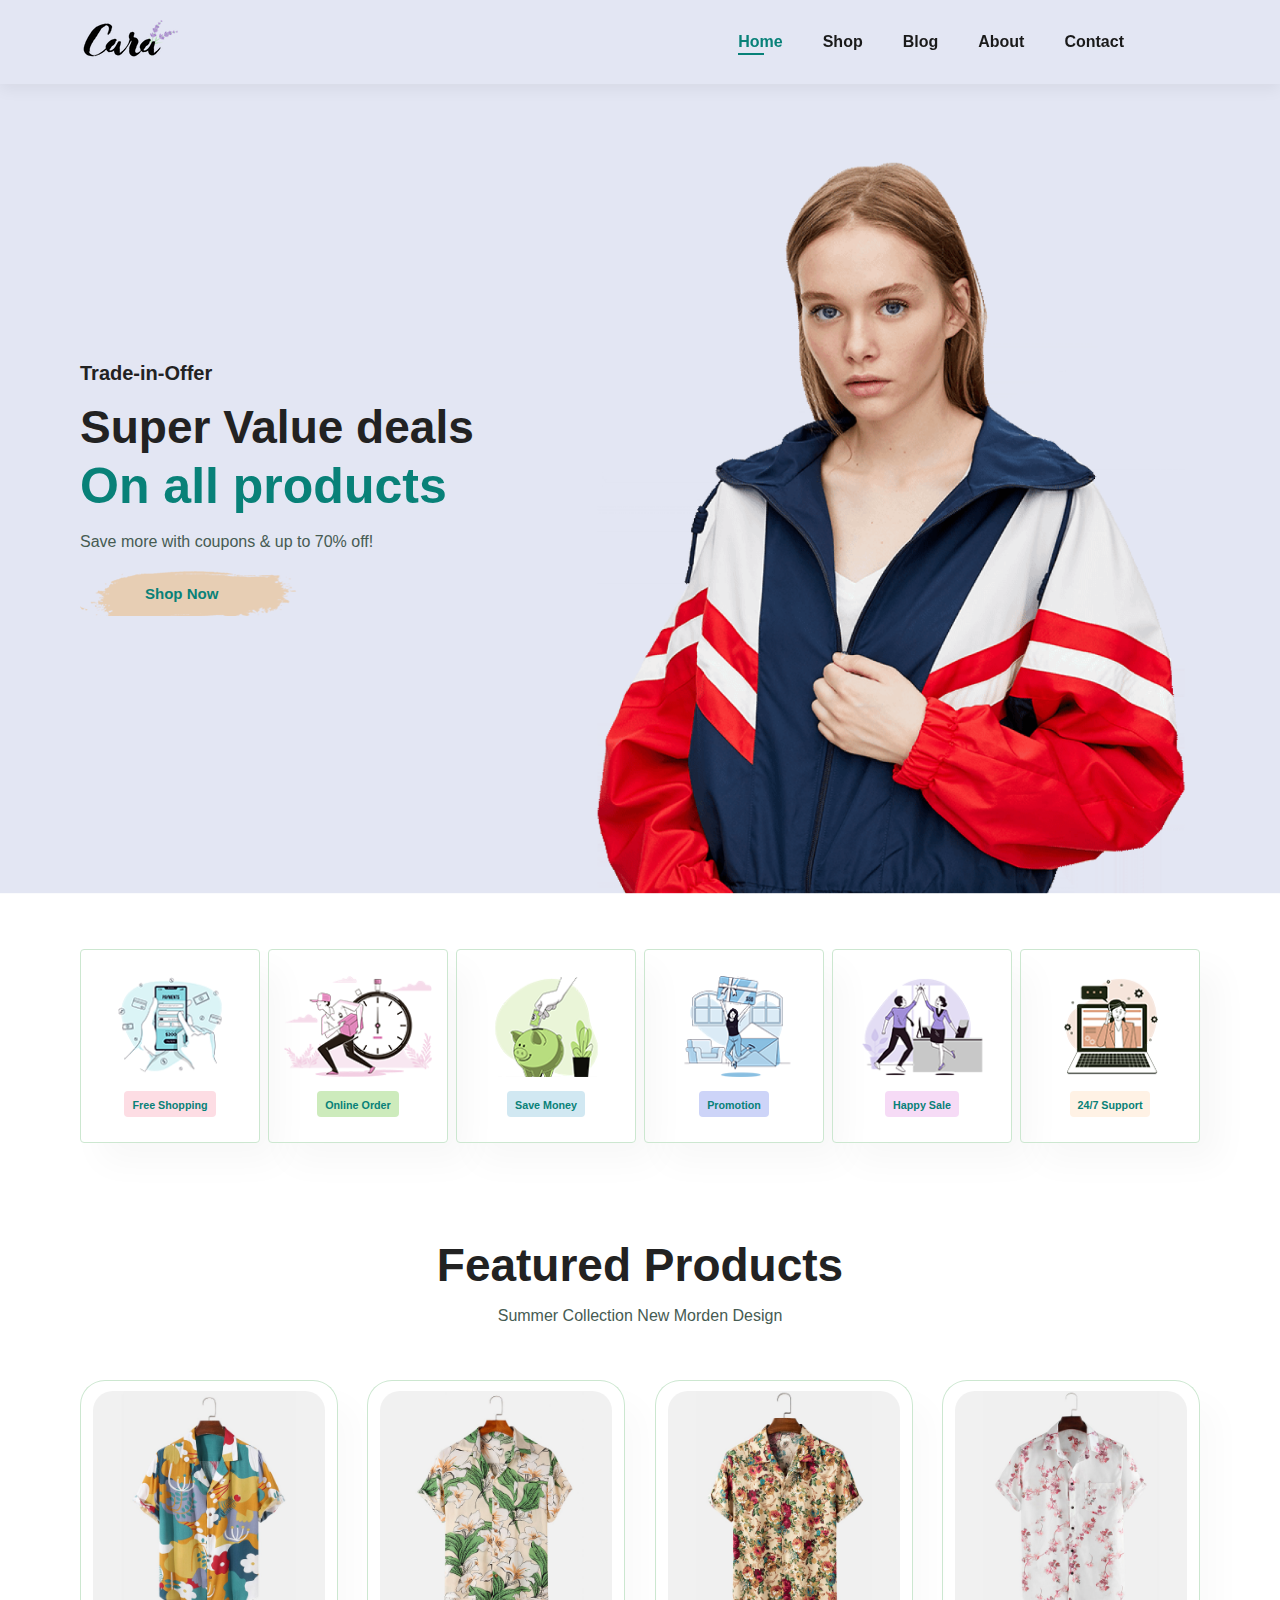
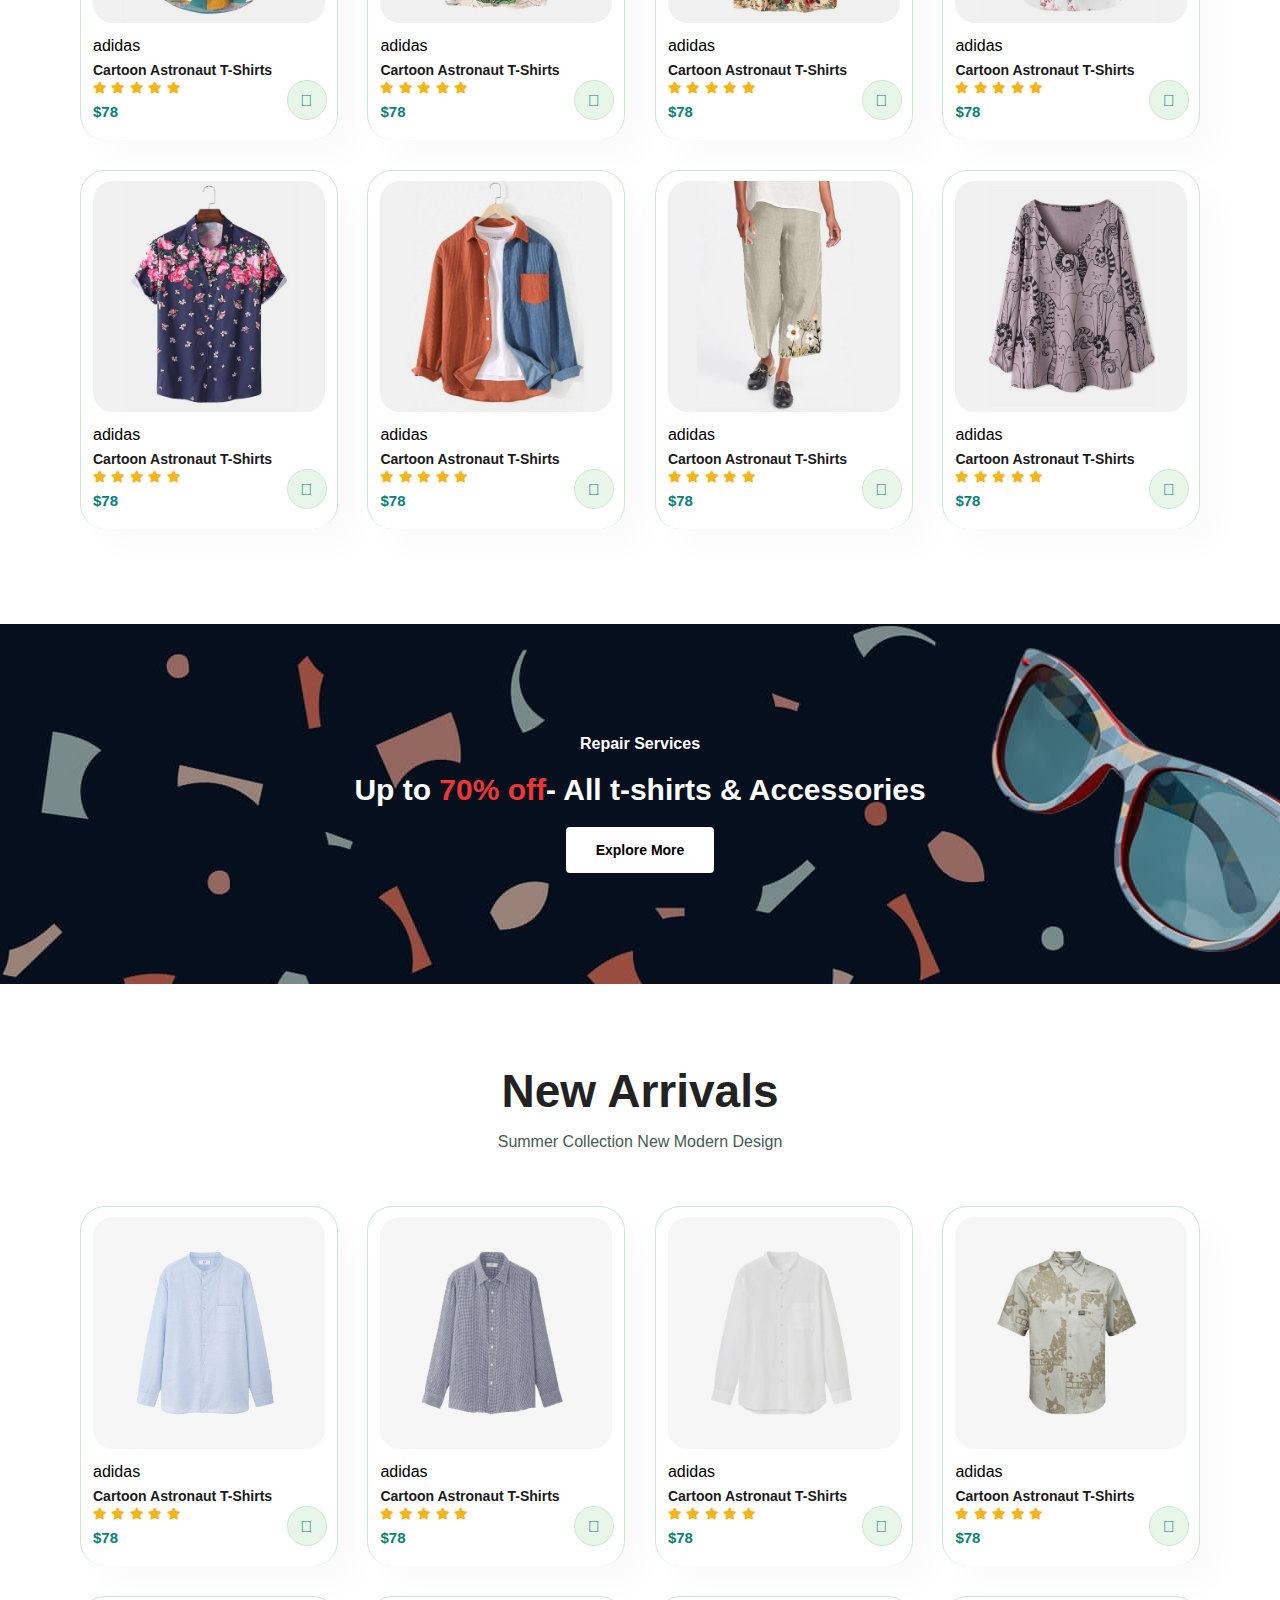
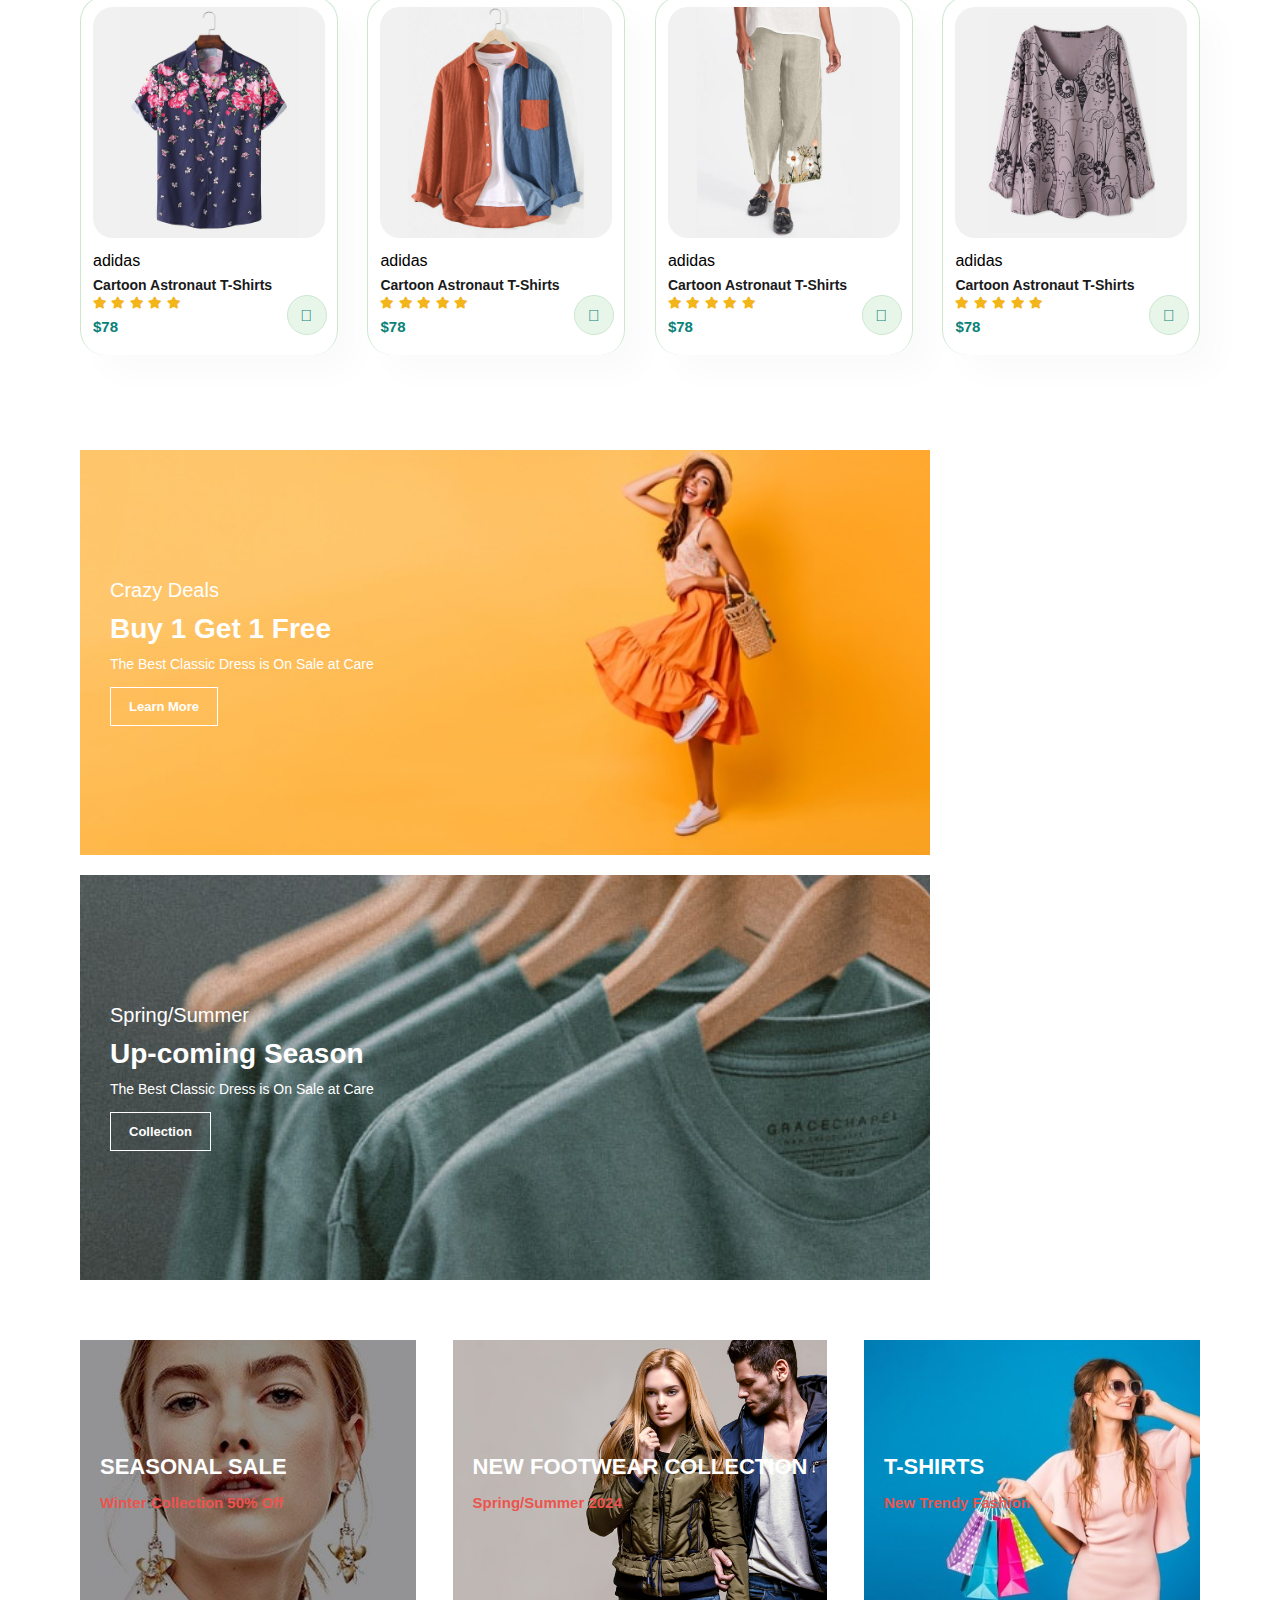
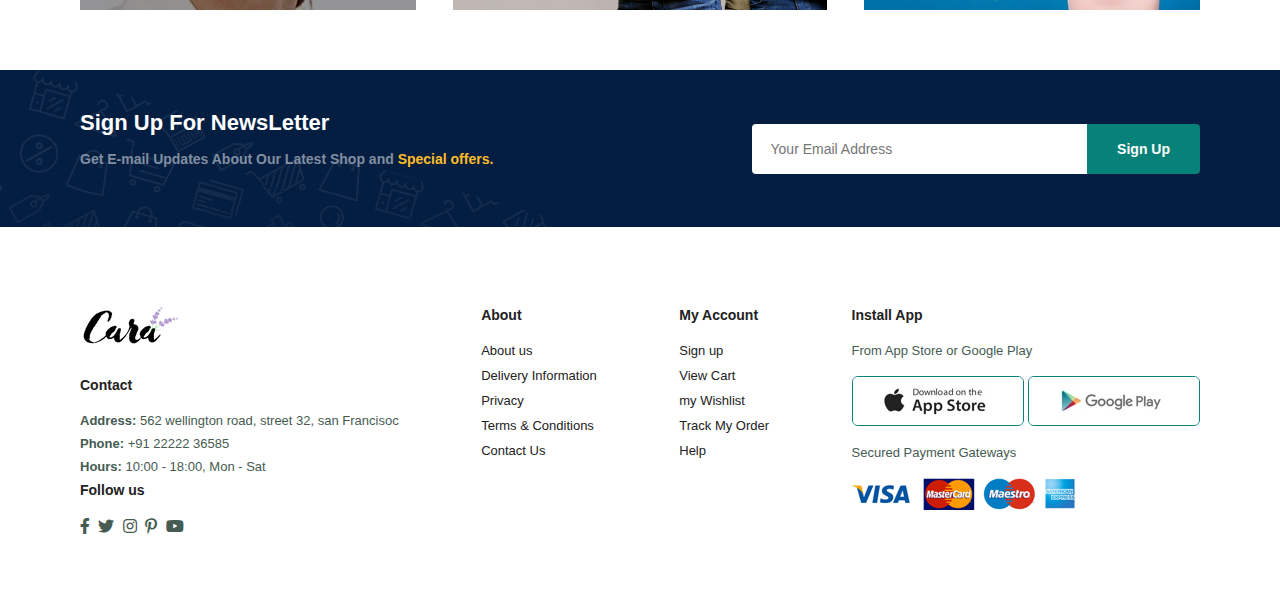
<file: E-commerce/index.html>
<!DOCTYPE html>
<html lang="en">
<head>
    <meta charset="UTF-8">
    <meta name="viewport" content="width=device-width, initial-scale=1.0">
    <title>Home Page</title>
    <!-- <link rel="stylesheet" href="https://cdnjs.cloudflare.com/ajax/libs/font-awesome/6.6.0/css/all.min.css" integrity="sha512-Kc323vGBEqzTmouAECnVceyQqyqdsSiqLQISBL29aUW4U/M7pSPA/gEUZQqv1cwx4OnYxTxve5UMg5GT6L4JJg==" crossorigin="anonymous" referrerpolicy="no-referrer" /> -->
    <link rel="stylesheet" href="https://pro.fontawesome.com/releases/v5.10.0/css/all.css" />
    <link rel="stylesheet" href="style.css">
</head>
<body>
    <!-- nav bar -->
     <section id="header">
        <a href="#"><img src="img/logo.png" class="logo" alt="logo"></a>
            <div>
                <ul id="navbar">
                    <li><a class="active" href="">Home</a></li>
                    <li><a href="shop.html">Shop</a></li>
                    <li><a href="blog.html">Blog</a></li>
                    <li><a href="about.html">About</a></li>
                    <li><a href="contact.html">Contact  </a></li>
                    <li><a href="cart.html" id="lg-bag"><i class="far fa-shopping-bag"></i></a></li>
                    <a href="#" id="close"><i class="far fa-times"></i></a>
                </ul>
            </div>
            <div id="mobile">
                <a href="cart.html"><i class="far fa-shopping-bag"></i></a>
                <i id="bar" class="fas fa-outdent"></i>
            </div>
            
    </section>
<!-- Hero section -->
<section id="hero">
    <h4>Trade-in-Offer</h4>
    <h2>Super Value deals</h2>
    <h1>On all products</h1>
    <p>Save more with coupons & up to 70% off!</p>
    <button>Shop Now</button>
</section>

<!-- feature section -->
 <section id="feature" class="section-p1">
    <div class="fe-box">
        <img src="img/features/f1.png" alt="Free Shopping">
        <h6>Free Shopping</h6>
    </div>
 
    <div class="fe-box">
        <img src="img/features/f2.png" alt="Free Shopping">
        <h6>Online Order</h6>
    </div>
 
    <div class="fe-box">
        <img src="img/features/f3.png" alt="Free Shopping">
        <h6>Save Money</h6>
    </div>
 
    <div class="fe-box">
        <img src="img/features/f4.png" alt="Free Shopping">
        <h6>Promotion</h6>
    </div>

    <div class="fe-box">
        <img src="img/features/f5.png" alt="Free Shopping">
        <h6>Happy Sale</h6>
    </div>
 
    <div class="fe-box">
        <img src="img/features/f6.png" alt="Free Shopping">
        <h6>24/7 Support</h6>
    </div>
 </section>

 <!-- products section -->
  <section id="product1" class="section-p1">
    <h2>Featured Products</h2>
    <p>Summer Collection New Morden Design</p>
    <div class="pro-container">
        <div class="pro">
            <img src="img/products/f1.jpg" alt="">
            <div class="des">
                <span>adidas</span>
                <h5>Cartoon Astronaut T-Shirts</h5>
                <div class="star">
                    <i class="fas fa-star"></i>
                    <i class="fas fa-star"></i>
                    <i class="fas fa-star"></i>
                    <i class="fas fa-star"></i>
                    <i class="fas fa-star"></i>
                </div>
                <h4>$78</h4>
            </div>
            <!-- <a href="#" ><i class="fa-solid fa-cart-plus cart" ></i></a> -->
            <a href="#" ><i class="fal fa-shopping-cart cart" ></i></a>
            <!-- <a href="#" ><i class="fa-solid fa-bag-shopping cart"></i></a> -->
        </div>
        <div class="pro">
            <img src="img/products/f2.jpg" alt="">
            <div class="des">
                <span>adidas</span>
                <h5>Cartoon Astronaut T-Shirts</h5>
                <div class="star">
                    <i class="fas fa-star"></i>
                    <i class="fas fa-star"></i>
                    <i class="fas fa-star"></i>
                    <i class="fas fa-star"></i>
                    <i class="fas fa-star"></i>
                </div>
                <h4>$78</h4>
            </div>
            <!-- <a href="#" ><i class="fa-solid fa-cart-plus cart" ></i></a> -->
            <a href="#" ><i class="fal fa-shopping-cart cart" ></i></a>
            <!-- <a href="#" ><i class="fa-solid fa-bag-shopping cart"></i></a> -->
        </div>
        <div class="pro">
            <img src="img/products/f3.jpg" alt="">
            <div class="des">
                <span>adidas</span>
                <h5>Cartoon Astronaut T-Shirts</h5>
                <div class="star">
                    <i class="fas fa-star"></i>
                    <i class="fas fa-star"></i>
                    <i class="fas fa-star"></i>
                    <i class="fas fa-star"></i>
                    <i class="fas fa-star"></i>
                </div>
                <h4>$78</h4>
            </div>
            <!-- <a href="#" ><i class="fa-solid fa-cart-plus cart" ></i></a> -->
            <a href="#" ><i class="fal fa-shopping-cart cart" ></i></a>
            <!-- <a href="#" ><i class="fa-solid fa-bag-shopping cart"></i></a> -->
        </div>
        <div class="pro">
            <img src="img/products/f4.jpg" alt="">
            <div class="des">
                <span>adidas</span>
                <h5>Cartoon Astronaut T-Shirts</h5>
                <div class="star">
                    <i class="fas fa-star"></i>
                    <i class="fas fa-star"></i>
                    <i class="fas fa-star"></i>
                    <i class="fas fa-star"></i>
                    <i class="fas fa-star"></i>
                </div>
                <h4>$78</h4>
            </div>
            <!-- <a href="#" ><i class="fa-solid fa-cart-plus cart" ></i></a> -->
            <a href="#" ><i class="fal fa-shopping-cart cart" ></i></a>
            <!-- <a href="#" ><i class="fa-solid fa-bag-shopping cart"></i></a> -->
        </div>
        <div class="pro">
            <img src="img/products/f5.jpg" alt="">
            <div class="des">
                <span>adidas</span>
                <h5>Cartoon Astronaut T-Shirts</h5>
                <div class="star">
                    <i class="fas fa-star"></i>
                    <i class="fas fa-star"></i>
                    <i class="fas fa-star"></i>
                    <i class="fas fa-star"></i>
                    <i class="fas fa-star"></i>
                </div>
                <h4>$78</h4>
            </div>
            <!-- <a href="#" ><i class="fa-solid fa-cart-plus cart" ></i></a> -->
            <a href="#" ><i class="fal fa-shopping-cart cart" ></i></a>
            <!-- <a href="#" ><i class="fa-solid fa-bag-shopping cart"></i></a> -->
        </div>
        <div class="pro">
            <img src="img/products/f6.jpg" alt="">
            <div class="des">
                <span>adidas</span>
                <h5>Cartoon Astronaut T-Shirts</h5>
                <div class="star">
                    <i class="fas fa-star"></i>
                    <i class="fas fa-star"></i>
                    <i class="fas fa-star"></i>
                    <i class="fas fa-star"></i>
                    <i class="fas fa-star"></i>
                </div>
                <h4>$78</h4>
            </div>
            <!-- <a href="#" ><i class="fa-solid fa-cart-plus cart" ></i></a> -->
            <a href="#" ><i class="fal fa-shopping-cart cart" ></i></a>
            <!-- <a href="#" ><i class="fa-solid fa-bag-shopping cart"></i></a> -->
        </div>
        <div class="pro">
            <img src="img/products/f7.jpg" alt="">
            <div class="des">
                <span>adidas</span>
                <h5>Cartoon Astronaut T-Shirts</h5>
                <div class="star">
                    <i class="fas fa-star"></i>
                    <i class="fas fa-star"></i>
                    <i class="fas fa-star"></i>
                    <i class="fas fa-star"></i>
                    <i class="fas fa-star"></i>
                </div>
                <h4>$78</h4>
            </div>
            <!-- <a href="#" ><i class="fa-solid fa-cart-plus cart" ></i></a> -->
            <a href="#" ><i class="fal fa-shopping-cart cart" ></i></a>
            <!-- <a href="#" ><i class="fa-solid fa-bag-shopping cart"></i></a> -->
        </div>
        <div class="pro">
            <img src="img/products/f8.jpg" alt="">
            <div class="des">
                <span>adidas</span>
                <h5>Cartoon Astronaut T-Shirts</h5>
                <div class="star">
                    <i class="fas fa-star"></i>
                    <i class="fas fa-star"></i>
                    <i class="fas fa-star"></i>
                    <i class="fas fa-star"></i>
                    <i class="fas fa-star"></i>
                </div>
                <h4>$78</h4>
            </div>
            <!-- <a href="#" ><i class="fa-solid fa-cart-plus cart" ></i></a> -->
            <a href="#" ><i class="fal fa-shopping-cart cart" ></i></a>
            <!-- <a href="#" ><i class="fa-solid fa-bag-shopping cart"></i></a> -->
        </div>
    </div>
  </section>

  <!--banner section  -->
<section id="banner" class="section-m1">
    <h4>Repair Services</h4>
    <h2>Up to <span>70% off</span>- All t-shirts & Accessories</h2>
    <button class="normal">Explore More</button>
</section>
<!-- new arrivals section -->
<section id="product1" class="section-p1">
    <h2>New Arrivals</h2>
    <p>Summer Collection New Modern Design</p>
    <div class="pro-container">
        <div class="pro">
            <img src="img/products/n1.jpg" alt="">
            <div class="des">
                <span>adidas</span>
                <h5>Cartoon Astronaut T-Shirts</h5>
                <div class="star">
                    <i class="fas fa-star"></i>
                    <i class="fas fa-star"></i>
                    <i class="fas fa-star"></i>
                    <i class="fas fa-star"></i>
                    <i class="fas fa-star"></i>
                </div>
                <h4>$78</h4>
            </div>
            <!-- <a href="#" ><i class="fa-solid fa-cart-plus cart" ></i></a> -->
            <a href="#" ><i class="fal fa-shopping-cart cart" ></i></a>
            <!-- <a href="#" ><i class="fa-solid fa-bag-shopping cart"></i></a> -->
        </div>
        <div class="pro">
            <img src="img/products/n2.jpg" alt="">
            <div class="des">
                <span>adidas</span>
                <h5>Cartoon Astronaut T-Shirts</h5>
                <div class="star">
                    <i class="fas fa-star"></i>
                    <i class="fas fa-star"></i>
                    <i class="fas fa-star"></i>
                    <i class="fas fa-star"></i>
                    <i class="fas fa-star"></i>
                </div>
                <h4>$78</h4>
            </div>
            <!-- <a href="#" ><i class="fa-solid fa-cart-plus cart" ></i></a> -->
            <a href="#" ><i class="fal fa-shopping-cart cart" ></i></a>
            <!-- <a href="#" ><i class="fa-solid fa-bag-shopping cart"></i></a> -->
        </div>
        <div class="pro">
            <img src="img/products/n3.jpg" alt="">
            <div class="des">
                <span>adidas</span>
                <h5>Cartoon Astronaut T-Shirts</h5>
                <div class="star">
                    <i class="fas fa-star"></i>
                    <i class="fas fa-star"></i>
                    <i class="fas fa-star"></i>
                    <i class="fas fa-star"></i>
                    <i class="fas fa-star"></i>
                </div>
                <h4>$78</h4>
            </div>
            <!-- <a href="#" ><i class="fa-solid fa-cart-plus cart" ></i></a> -->
            <a href="#" ><i class="fal fa-shopping-cart cart" ></i></a>
            <!-- <a href="#" ><i class="fa-solid fa-bag-shopping cart"></i></a> -->
        </div>
        <div class="pro">
            <img src="img/products/n4.jpg" alt="">
            <div class="des">
                <span>adidas</span>
                <h5>Cartoon Astronaut T-Shirts</h5>
                <div class="star">
                    <i class="fas fa-star"></i>
                    <i class="fas fa-star"></i>
                    <i class="fas fa-star"></i>
                    <i class="fas fa-star"></i>
                    <i class="fas fa-star"></i>
                </div>
                <h4>$78</h4>
            </div>
            <!-- <a href="#" ><i class="fa-solid fa-cart-plus cart" ></i></a> -->
            <a href="#" ><i class="fal fa-shopping-cart cart" ></i></a>
            <!-- <a href="#" ><i class="fa-solid fa-bag-shopping cart"></i></a> -->
        </div>
        <div class="pro">
            <img src="img/products/f5.jpg" alt="">
            <div class="des">
                <span>adidas</span>
                <h5>Cartoon Astronaut T-Shirts</h5>
                <div class="star">
                    <i class="fas fa-star"></i>
                    <i class="fas fa-star"></i>
                    <i class="fas fa-star"></i>
                    <i class="fas fa-star"></i>
                    <i class="fas fa-star"></i>
                </div>
                <h4>$78</h4>
            </div>
            <!-- <a href="#" ><i class="fa-solid fa-cart-plus cart" ></i></a> -->
            <a href="#" ><i class="fal fa-shopping-cart cart" ></i></a>
            <!-- <a href="#" ><i class="fa-solid fa-bag-shopping cart"></i></a> -->
        </div>
        <div class="pro">
            <img src="img/products/f6.jpg" alt="">
            <div class="des">
                <span>adidas</span>
                <h5>Cartoon Astronaut T-Shirts</h5>
                <div class="star">
                    <i class="fas fa-star"></i>
                    <i class="fas fa-star"></i>
                    <i class="fas fa-star"></i>
                    <i class="fas fa-star"></i>
                    <i class="fas fa-star"></i>
                </div>
                <h4>$78</h4>
            </div>
            <!-- <a href="#" ><i class="fa-solid fa-cart-plus cart" ></i></a> -->
            <a href="#" ><i class="fal fa-shopping-cart cart" ></i></a>
            <!-- <a href="#" ><i class="fa-solid fa-bag-shopping cart"></i></a> -->
        </div>
        <div class="pro">
            <img src="img/products/f7.jpg" alt="">
            <div class="des">
                <span>adidas</span>
                <h5>Cartoon Astronaut T-Shirts</h5>
                <div class="star">
                    <i class="fas fa-star"></i>
                    <i class="fas fa-star"></i>
                    <i class="fas fa-star"></i>
                    <i class="fas fa-star"></i>
                    <i class="fas fa-star"></i>
                </div>
                <h4>$78</h4>
            </div>
            <!-- <a href="#" ><i class="fa-solid fa-cart-plus cart" ></i></a> -->
            <a href="#" ><i class="fal fa-shopping-cart cart" ></i></a>
            <!-- <a href="#" ><i class="fa-solid fa-bag-shopping cart"></i></a> -->
        </div>
        <div class="pro">
            <img src="img/products/f8.jpg" alt="">
            <div class="des">
                <span>adidas</span>
                <h5>Cartoon Astronaut T-Shirts</h5>
                <div class="star">
                    <i class="fas fa-star"></i>
                    <i class="fas fa-star"></i>
                    <i class="fas fa-star"></i>
                    <i class="fas fa-star"></i>
                    <i class="fas fa-star"></i>
                </div>
                <h4>$78</h4>
            </div>
            <!-- <a href="#" ><i class="fa-solid fa-cart-plus cart" ></i></a> -->
            <a href="#" ><i class="fal fa-shopping-cart cart" ></i></a>
            <!-- <a href="#" ><i class="fa-solid fa-bag-shopping cart"></i></a> -->
        </div>
    </div>
  </section>

  <!-- small banner -->
<section id="sm-banner" class="section-p1">
    <div class="banner-box">
        <h4>Crazy Deals</h4>
        <h2>Buy 1 Get 1 Free</h2>
        <span>The Best Classic Dress is On Sale at Care</span>
        <button class="white">Learn More</button>
    </div>
    <div class="banner-box banner-box2">
        <h4>Spring/Summer</h4>
        <h2>Up-coming Season</h2>
        <span>The Best Classic Dress is On Sale at Care</span>
        <button class="white">Collection</button>
    </div>
</section>

<!-- banner 3 -->
 <section id="banner-3">
    <div class="banner-box ">
        <h2>SEASONAL SALE</h2>
        <h3>Winter Collection 50% Off</h3>
    </div>
    <div class="banner-box banner-box4">
        <h2>NEW FOOTWEAR COLLECTION</h2>
        <h3>Spring/Summer 2024</h3>
    </div>
    <div class="banner-box banner-box5">
        <h2>T-SHIRTS</h2>
        <h3>New Trendy Fashion</h3>
    </div>
 </section>
<!-- news Ltter  -->
 <section id="newsletter" class="section-p1 section-m1">
    <div class="newstext">
        <h4>Sign Up For NewsLetter</h4>
        <p>Get E-mail Updates About Our Latest Shop and <span>Special offers.</span></p>
    </div>
    <div class="form">
        <input type="email" placeholder="Your Email Address">
        <button class="normal">Sign Up</button>
    </div>
 </section>

 <!-- footer -->
  <footer class="section-p1">
    <div class="col">
        <img class="logo" src="img/logo.png" alt="">
        <h4>Contact</h4>
        <p><strong>Address: </strong> 562 wellington road, street 32, san Francisoc</p>
        <p><strong>Phone: </strong> +91 22222 36585</p>
        <p><strong>Hours: </strong> 10:00 - 18:00, Mon - Sat</p>
        <div class="follow">
            <h4>Follow us</h4>
            <div class="icon">
                <i class="fab fa-facebook-f"></i>
                <i class="fab fa-twitter"></i>
                <i class="fab fa-instagram"></i>
                <i class="fab fa-pinterest-p"></i>
                <i class="fab fa-youtube"></i>
            </div>
        </div>
    </div>

    <div class="col">
        <h4>About</h4>
        <a href="#">About us</a>
        <a href="#">Delivery Information</a>
        <a href="#">Privacy</a>
        <a href="#">Terms & Conditions</a>
        <a href="#">Contact Us</a>
    </div>
    <div class="col">
        <h4>My Account</h4>
        <a href="#">Sign up</a>
        <a href="#">View Cart</a>
        <a href="#">my Wishlist</a>
        <a href="#">Track My Order</a>
        <a href="#">Help</a>
    </div>

    <div class="col install">
        <h4>Install App</h4>
        <p>From App Store or Google Play</p>
        <div class="row">
            <img src="img/pay/app.jpg" alt="">
            <img src="img/pay/play.jpg" alt="">
        </div>
        <p>Secured Payment Gateways </p>
        <img src="img/pay/pay.png" alt="">
    </div>
    <!-- <div class="copyright">
        <p>This website made by Yogesh</p>
    </div> -->
  </footer>


<div id="ex"></div>

 <script src="script.js"></script>
    
</body>
</html>
</file>
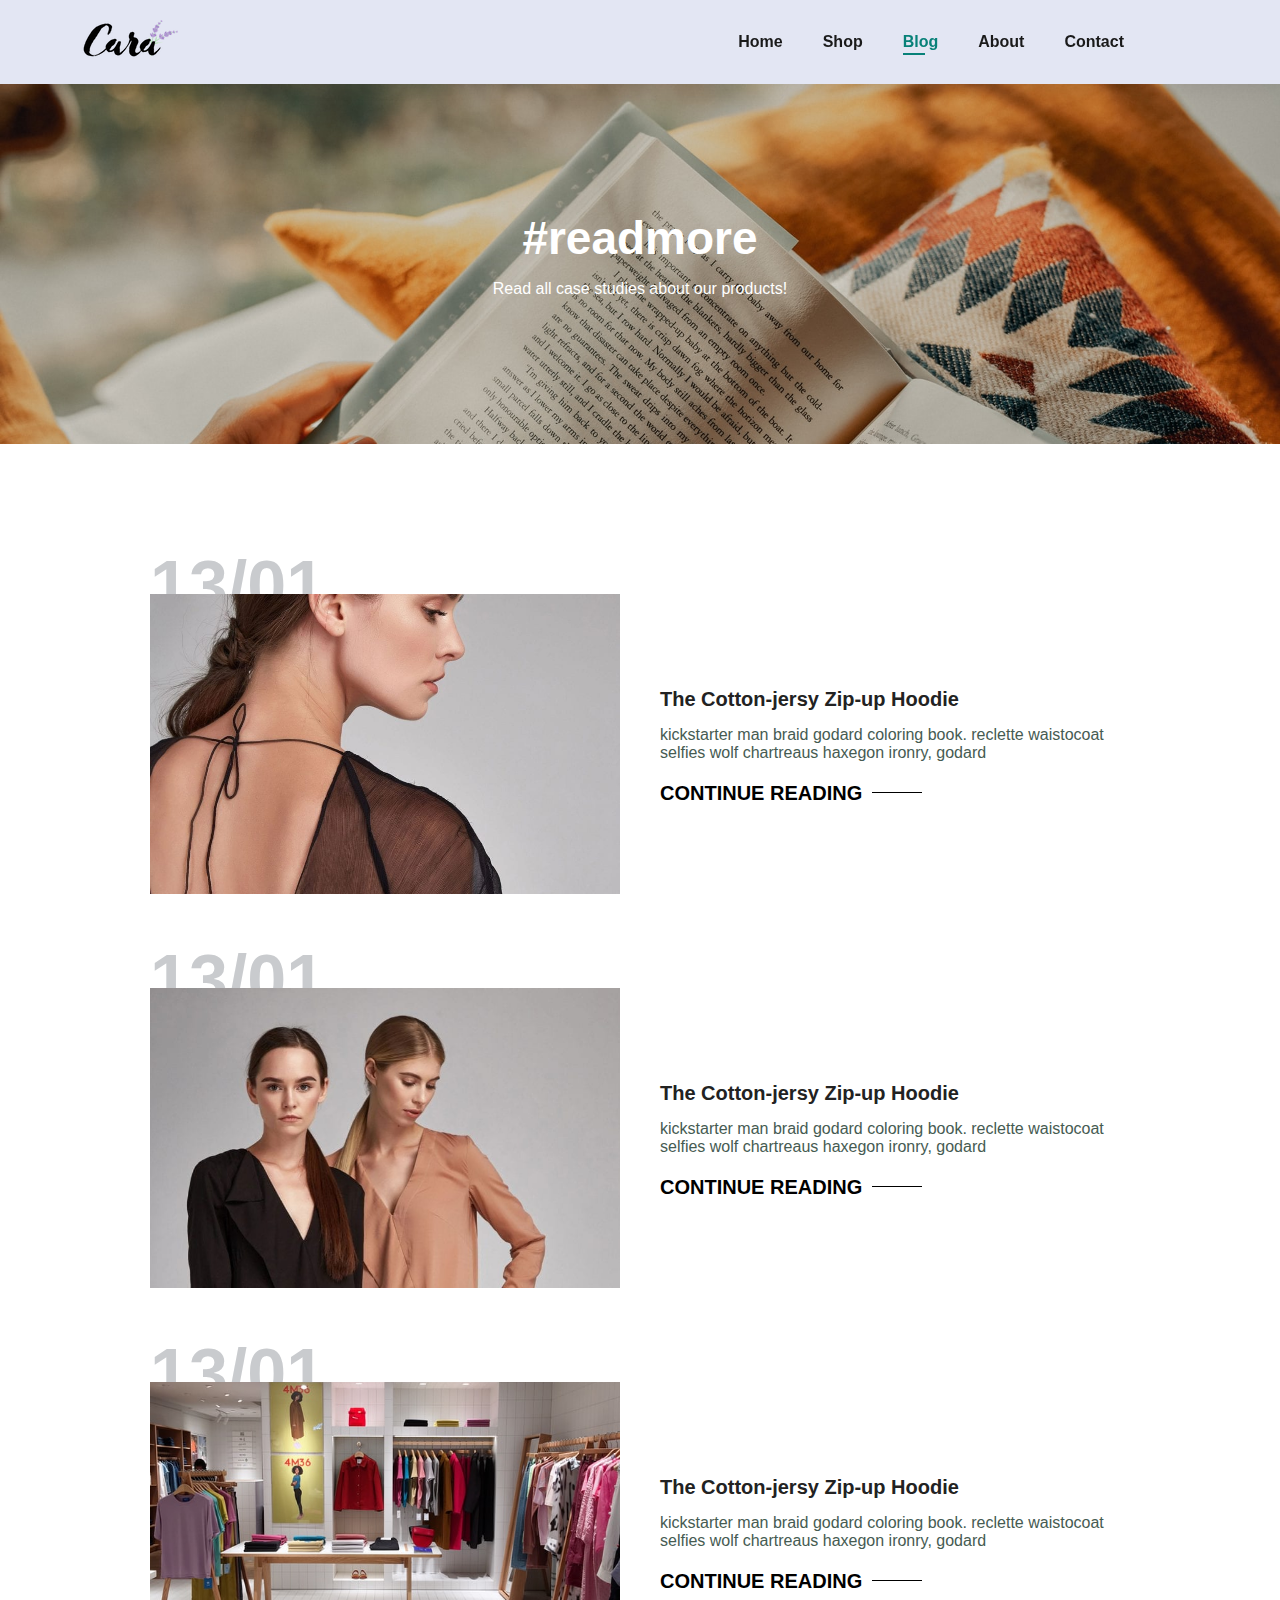
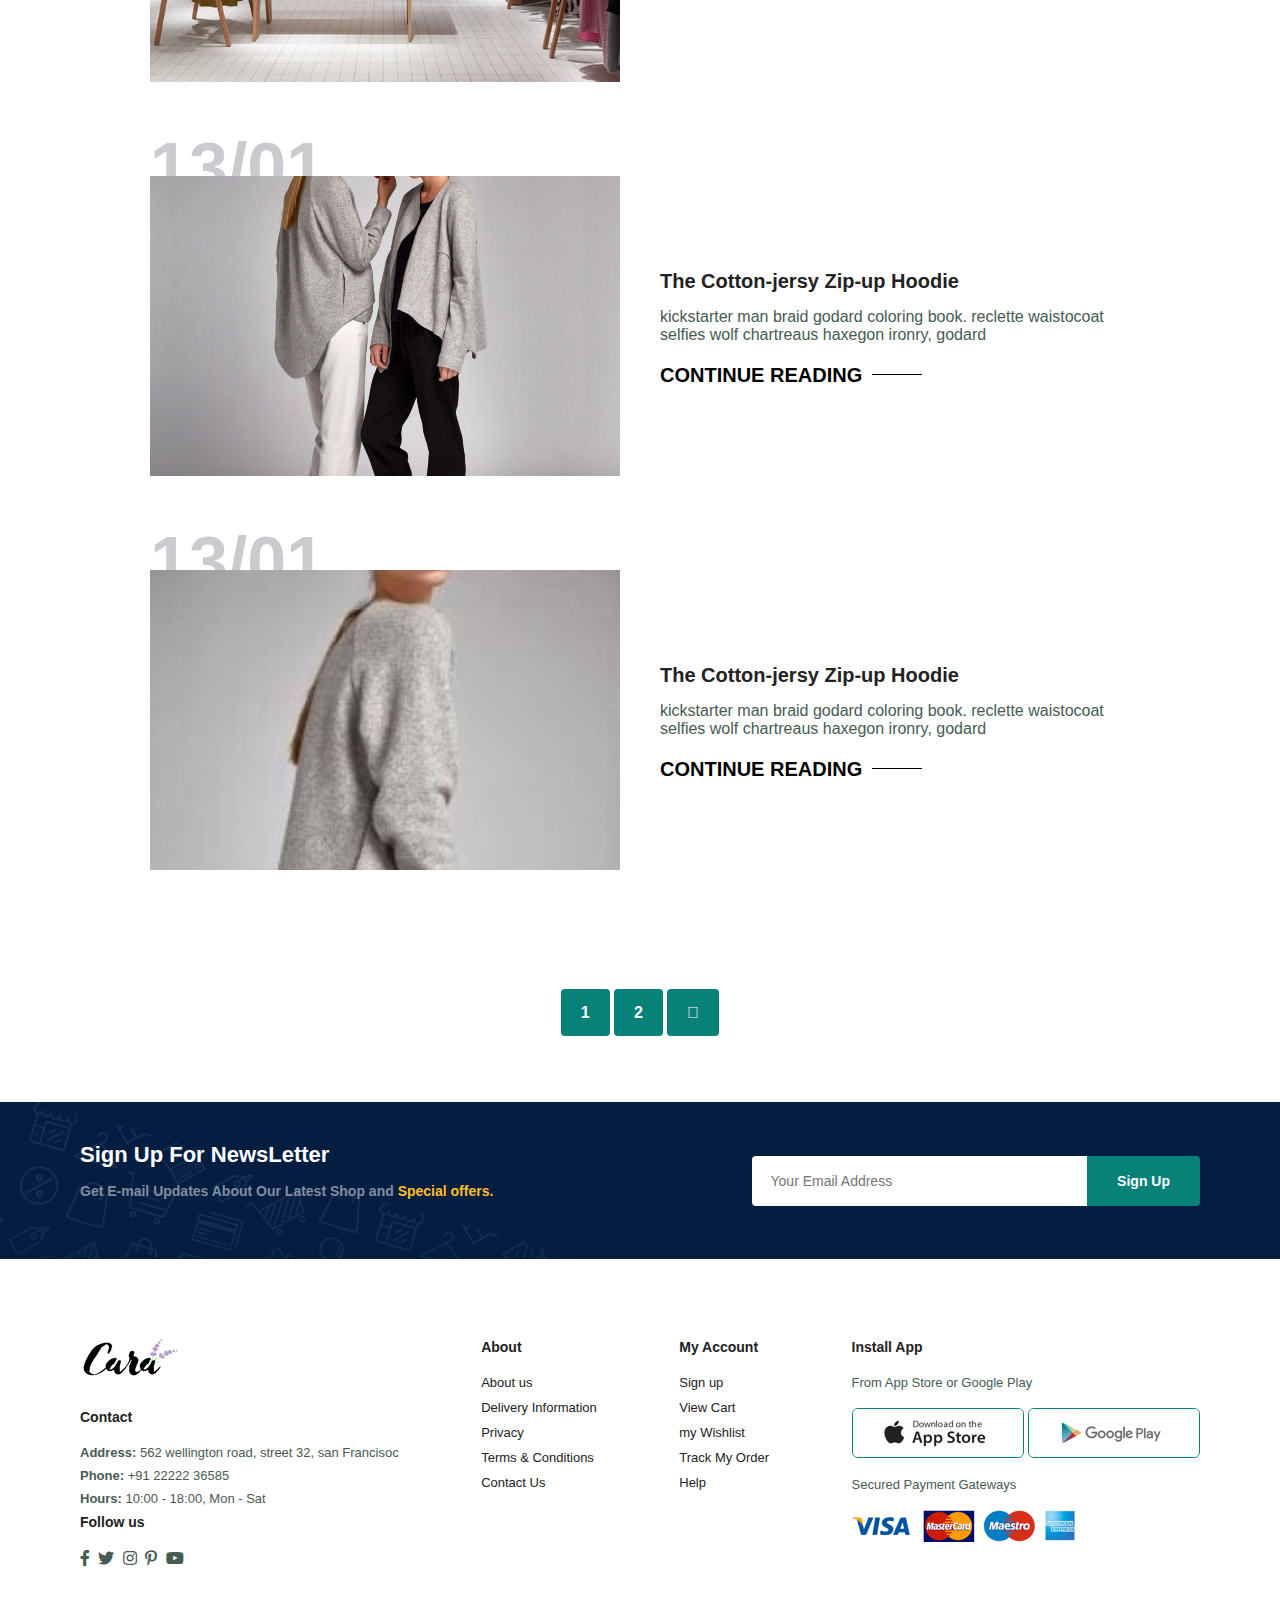
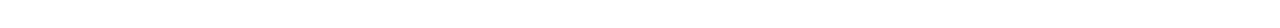
<file: E-commerce/blog.html>
<!DOCTYPE html>
<html lang="en">
<head>
    <meta charset="UTF-8">
    <meta name="viewport" content="width=device-width, initial-scale=1.0">
    <title>blog page</title>
    <link rel="stylesheet" href="https://pro.fontawesome.com/releases/v5.10.0/css/all.css" />
    <link rel="stylesheet" href="style.css">
</head>
<body>
    <section id="header">
        <a href="#"><img src="img/logo.png" class="logo" alt="logo"></a>
            <div>
                <ul id="navbar">
                    <li><a  href="index.html">Home</a></li>
                    <li><a href="shop.html" >Shop</a></li>
                    <li><a href="blog.html" class="active">Blog</a></li>
                    <li><a href="about.html">About</a></li>
                    <li><a href="contact.html">Contact  </a></li>
                    <li><a href="cart.html" id="lg-bag"><i class="far fa-shopping-bag"></i></a></li>
                    <a href="#" id="close"><i class="far fa-times"></i></a>
                </ul>
            </div>
            <div id="mobile">
                <a href="cart.html"><i class="far fa-shopping-bag"></i></a>
                <i id="bar" class="fas fa-outdent"></i>
            </div>
    </section>
    <!--blog header -->
    <section id="blog-header" class="blog-header">
        <h2>#readmore</h2>
        <p>Read all case studies about our products!</p>
    </section>
<!-- blog box -->
 <section id="blog">
    <div class="blog-box">
        <div class="blog-img">
            <img src="img/blog/b1.jpg" alt="">
        </div>
        <div class="blog-details">
            <h4>The Cotton-jersy Zip-up Hoodie</h4>
            <p>kickstarter man braid godard coloring book. reclette waistocoat selfies wolf chartreaus haxegon ironry, godard</p>
            <a href="#">CONTINUE READING</a>
        </div>
        <h1>13/01</h1>
    </div>

    <div class="blog-box">
        <div class="blog-img">
            <img src="img/blog/b2.jpg" alt="">
        </div>
        <div class="blog-details">
            <h4>The Cotton-jersy Zip-up Hoodie</h4>
            <p>kickstarter man braid godard coloring book. reclette waistocoat selfies wolf chartreaus haxegon ironry, godard</p>
            <a href="#">CONTINUE READING</a>
        </div>
        <h1>13/01</h1>
    </div>
    <div class="blog-box">
        <div class="blog-img">
            <img src="img/blog/b3.jpg" alt="">
        </div>
        <div class="blog-details">
            <h4>The Cotton-jersy Zip-up Hoodie</h4>
            <p>kickstarter man braid godard coloring book. reclette waistocoat selfies wolf chartreaus haxegon ironry, godard</p>
            <a href="#">CONTINUE READING</a>
        </div>
        <h1>13/01</h1>
    </div>
    <div class="blog-box">
        <div class="blog-img">
            <img src="img/blog/b4.jpg" alt="">
        </div>
        <div class="blog-details">
            <h4>The Cotton-jersy Zip-up Hoodie</h4>
            <p>kickstarter man braid godard coloring book. reclette waistocoat selfies wolf chartreaus haxegon ironry, godard</p>
            <a href="#">CONTINUE READING</a>
        </div>
        <h1>13/01</h1>
    </div>
    <div class="blog-box">
        <div class="blog-img">
            <img src="img/blog/b5.jpg" alt="">
        </div>
        <div class="blog-details">
            <h4>The Cotton-jersy Zip-up Hoodie</h4>
            <p>kickstarter man braid godard coloring book. reclette waistocoat selfies wolf chartreaus haxegon ironry, godard</p>
            <a href="#">CONTINUE READING</a>
        </div>
        <h1>13/01</h1>
    </div>
  
    
 </section>
  <!-- pagination -->
  <section id="pagination" class="section-p1">
    <a href="#">1</a>
    <a href="#">2</a>
    <a href="#"><i class="fal fa-long-arrow-alt-right"></i></a>
</section>
<!-- news Ltter  -->
 <section id="newsletter" class="section-p1 section-m1">
    <div class="newstext">
        <h4>Sign Up For NewsLetter</h4>
        <p>Get E-mail Updates About Our Latest Shop and <span>Special offers.</span></p>
    </div>
    <div class="form">
        <input type="email" placeholder="Your Email Address">
        <button class="normal">Sign Up</button>
    </div>
 </section>

 <!-- footer -->
  <footer class="section-p1">
    <div class="col">
        <img class="logo" src="img/logo.png" alt="">
        <h4>Contact</h4>
        <p><strong>Address: </strong> 562 wellington road, street 32, san Francisoc</p>
        <p><strong>Phone: </strong> +91 22222 36585</p>
        <p><strong>Hours: </strong> 10:00 - 18:00, Mon - Sat</p>
        <div class="follow">
            <h4>Follow us</h4>
            <div class="icon">
                <i class="fab fa-facebook-f"></i>
                <i class="fab fa-twitter"></i>
                <i class="fab fa-instagram"></i>
                <i class="fab fa-pinterest-p"></i>
                <i class="fab fa-youtube"></i>
            </div>
        </div>
    </div>

    <div class="col">
        <h4>About</h4>
        <a href="#">About us</a>
        <a href="#">Delivery Information</a>
        <a href="#">Privacy</a>
        <a href="#">Terms & Conditions</a>
        <a href="#">Contact Us</a>
    </div>
    <div class="col">
        <h4>My Account</h4>
        <a href="#">Sign up</a>
        <a href="#">View Cart</a>
        <a href="#">my Wishlist</a>
        <a href="#">Track My Order</a>
        <a href="#">Help</a>
    </div>

    <div class="col install">
        <h4>Install App</h4>
        <p>From App Store or Google Play</p>
        <div class="row">
            <img src="img/pay/app.jpg" alt="">
            <img src="img/pay/play.jpg" alt="">
        </div>
        <p>Secured Payment Gateways </p>
        <img src="img/pay/pay.png" alt="">
    </div>
    <!-- <div class="copyright">
        <p>This website made by Yogesh</p>
    </div> -->
  </footer>


<div id="ex"></div>

 <script src="script.js"></script>
    
</body>
</html>
</file>
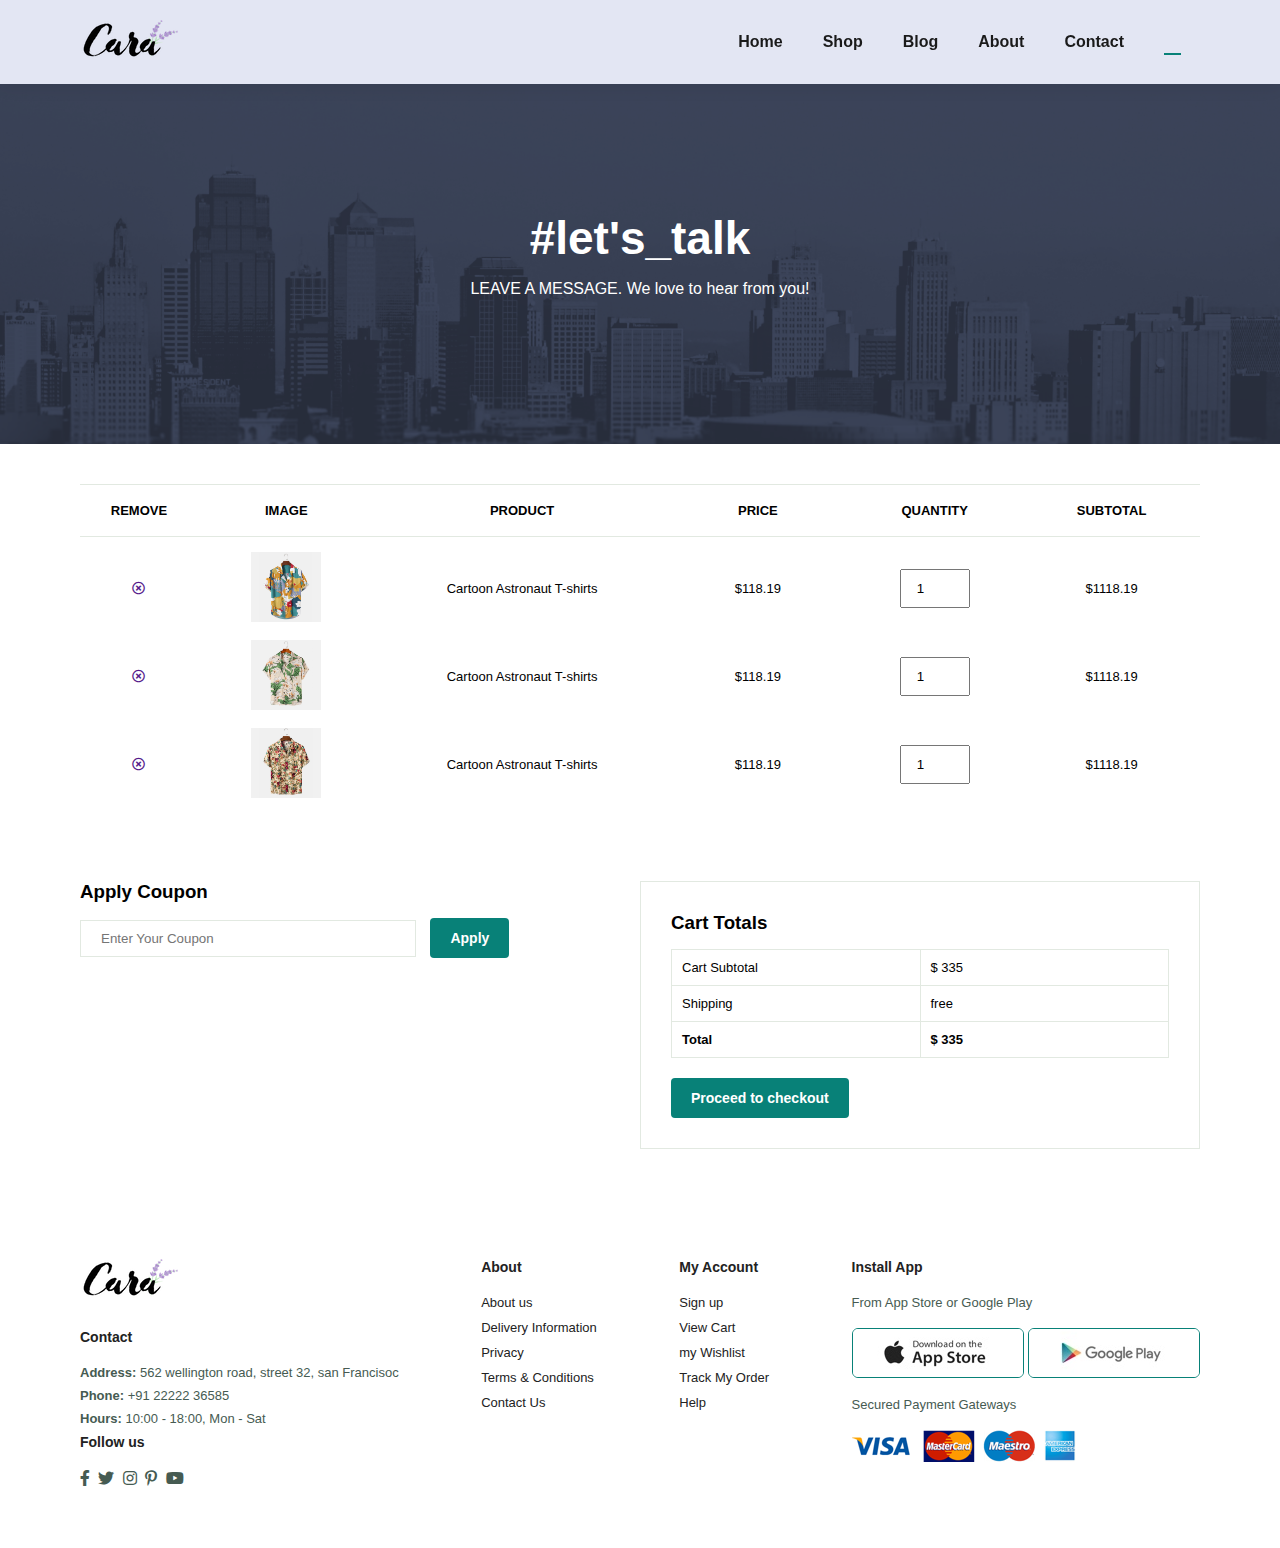
<file: E-commerce/cart.html>
<!DOCTYPE html>
<html lang="en">
<head>
    <meta charset="UTF-8">
    <meta name="viewport" content="width=device-width, initial-scale=1.0">
    <title>cart page</title>
    <link rel="stylesheet" href="https://pro.fontawesome.com/releases/v5.10.0/css/all.css" />
    <link rel="stylesheet" href="style.css">
</head>
<body>
    <section id="header">
        <a href="#"><img src="img/logo.png" class="logo" alt="logo"></a>
            <div>
                <ul id="navbar">
                    <li><a  href="index.html">Home</a></li>
                    <li><a href="shop.html" >Shop</a></li>
                    <li><a href="blog.html">Blog</a></li>
                    <li><a href="about.html" >About</a></li>
                    <li><a href="contact.html">Contact  </a></li>
                    <li><a href="cart.html" class="active" id="lg-bag"><i class="far fa-shopping-bag"></i></a></li>
                    <a href="#" id="close"><i class="far fa-times"></i></a>
                </ul>
            </div>
            <div id="mobile">
                <a href="cart.html"><i class="far fa-shopping-bag"></i></a>
                <i id="bar" class="fas fa-outdent"></i>
            </div>
    </section>
    <!--blog header -->
    <section id="ab-header" class="about-header">
        <h2>#let's_talk</h2>
        <p>LEAVE A MESSAGE. We love to hear from you!</p>
    </section>
<!-- cart table -->
 <section id="cart" class="section-p1">
        <table width="100%">
            <thead>
                <tr>
                    <td>Remove</td>
                    <td>Image</td>
                    <td>Product</td>
                    <td>Price</td>
                    <td>Quantity</td>
                    <td>Subtotal</td>
                </tr>
            </thead>
            <tbody>
                <tr>
                    <td><a href=""><i class="far fa-times-circle"></i></a></td>
                    <td><img src="img/products/f1.jpg" alt=""></td>
                    <td>Cartoon Astronaut T-shirts</td>
                    <td>$118.19</td>
                    <td><input type="number" value="1"></td>
                    <td>$1118.19</td>
                </tr>
                <tr>
                    <td><a href=""><i class="far fa-times-circle"></i></a></td>
                    <td><img src="img/products/f2.jpg" alt=""></td>
                    <td>Cartoon Astronaut T-shirts</td>
                    <td>$118.19</td>
                    <td><input type="number" value="1"></td>
                    <td>$1118.19</td>
                </tr>
                <tr>
                    <td><a href=""><i class="far fa-times-circle"></i></a></td>
                    <td><img src="img/products/f3.jpg" alt=""></td>
                    <td>Cartoon Astronaut T-shirts</td>
                    <td>$118.19</td>
                    <td><input type="number" value="1"></td>
                    <td>$1118.19</td>
                </tr>
            </tbody>
        </table>
 </section>

 <!-- cart-add -->
<section id="cart-add" class="section-p1">
    <div id="coupon">
        <h3>Apply Coupon</h3>
        <div><input type="text" placeholder="Enter Your Coupon">
            <button class="normal">Apply</button>
        </div>
    </div>

    <div id="subtotal">
        <h3>Cart Totals</h3>
        <table>
            <tr>
                <td>Cart Subtotal</td>
                <td>$ 335</td>
            </tr>
            <tr>
                <td>Shipping</td>
                <td>free</td>
            </tr>
            <tr>
                <td><strong>Total</strong></td>
                <td><strong>$ 335</strong></td>
            </tr>
        </table>
        <button class="normal">Proceed to checkout</button>
    </div>
</section>

 <!-- footer -->
  <footer class="section-p1">
    <div class="col">
        <img class="logo" src="img/logo.png" alt="">
        <h4>Contact</h4>
        <p><strong>Address: </strong> 562 wellington road, street 32, san Francisoc</p>
        <p><strong>Phone: </strong> +91 22222 36585</p>
        <p><strong>Hours: </strong> 10:00 - 18:00, Mon - Sat</p>
        <div class="follow">
            <h4>Follow us</h4>
            <div class="icon">
                <i class="fab fa-facebook-f"></i>
                <i class="fab fa-twitter"></i>
                <i class="fab fa-instagram"></i>
                <i class="fab fa-pinterest-p"></i>
                <i class="fab fa-youtube"></i>
            </div>
        </div>
    </div>

    <div class="col">
        <h4>About</h4>
        <a href="#">About us</a>
        <a href="#">Delivery Information</a>
        <a href="#">Privacy</a>
        <a href="#">Terms & Conditions</a>
        <a href="#">Contact Us</a>
    </div>
    <div class="col">
        <h4>My Account</h4>
        <a href="#">Sign up</a>
        <a href="#">View Cart</a>
        <a href="#">my Wishlist</a>
        <a href="#">Track My Order</a>
        <a href="#">Help</a>
    </div>

    <div class="col install">
        <h4>Install App</h4>
        <p>From App Store or Google Play</p>
        <div class="row">
            <img src="img/pay/app.jpg" alt="">
            <img src="img/pay/play.jpg" alt="">
        </div>
        <p>Secured Payment Gateways </p>
        <img src="img/pay/pay.png" alt="">
    </div>
    <!-- <div class="copyright">
        <p>This website made by Yogesh</p>
    </div> -->
  </footer>


<div id="ex"></div>

 <script src="script.js"></script>
    
</body>
</html>
</file>
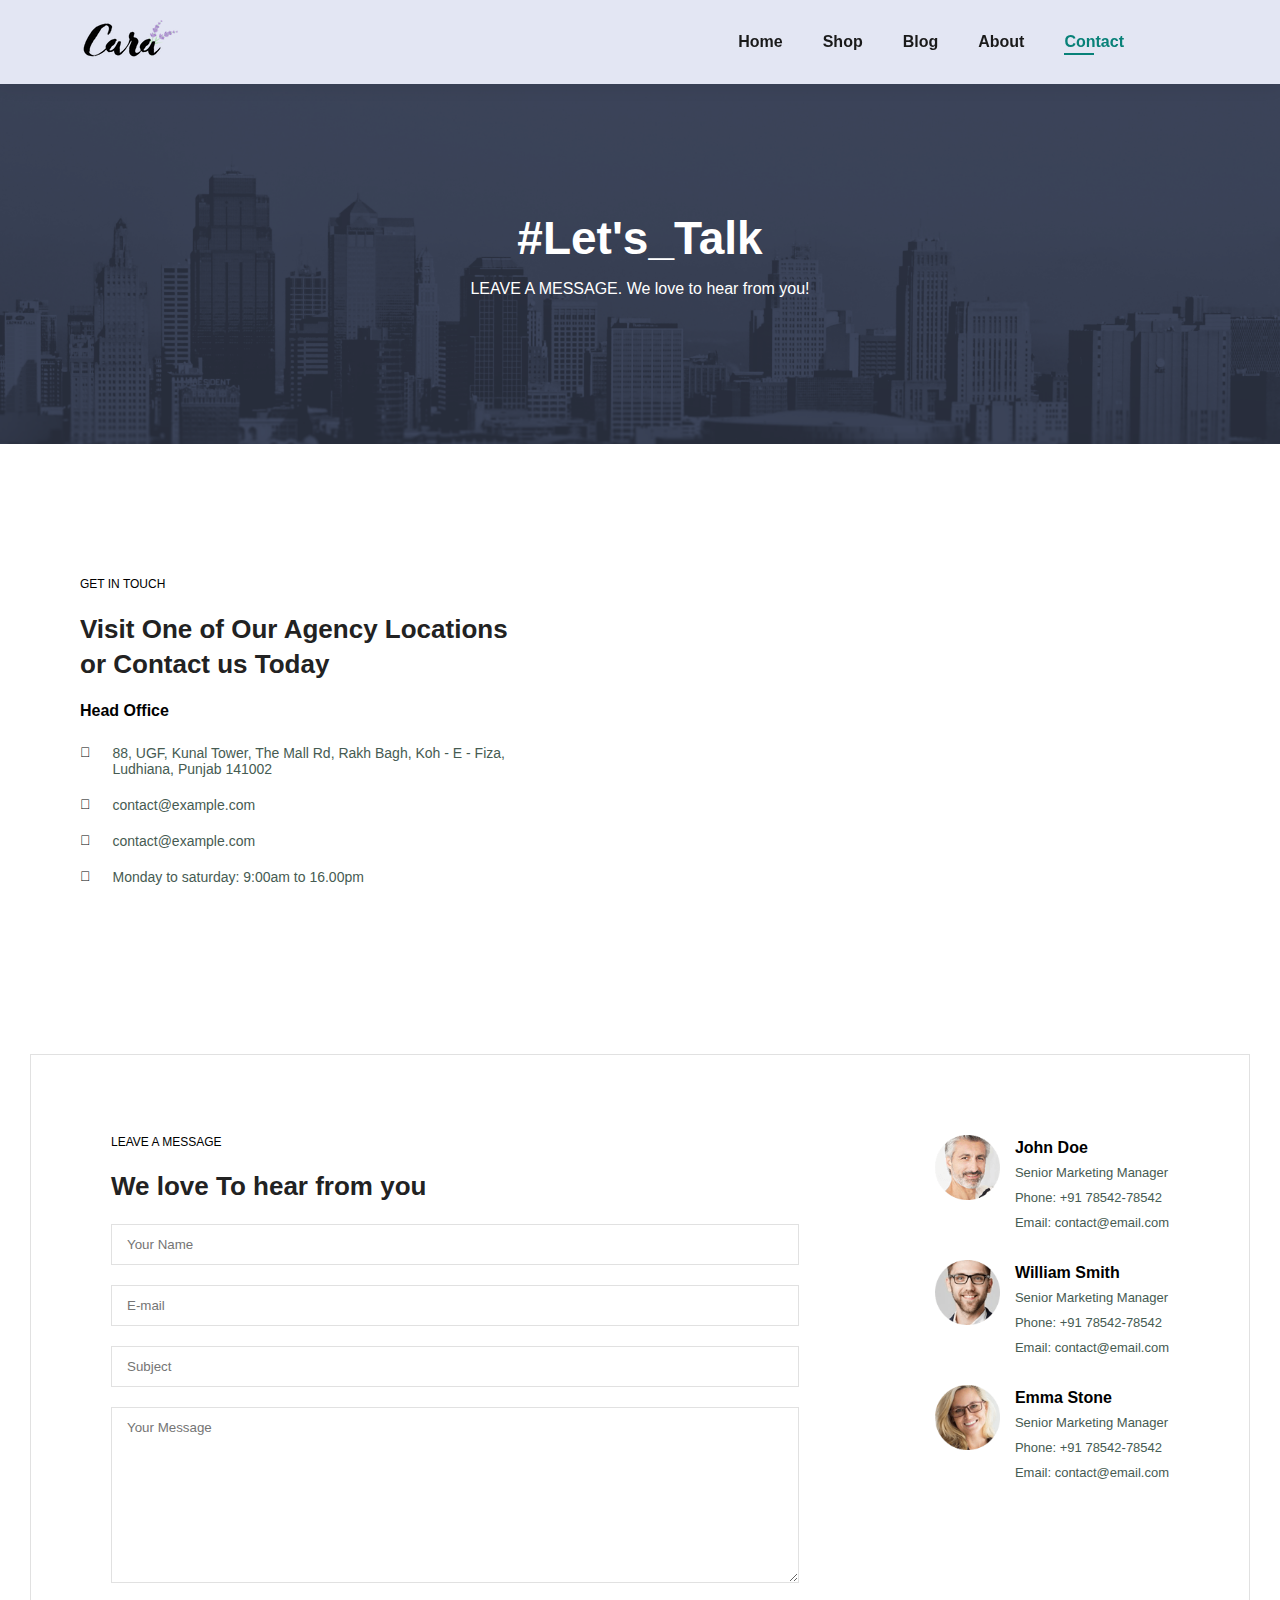
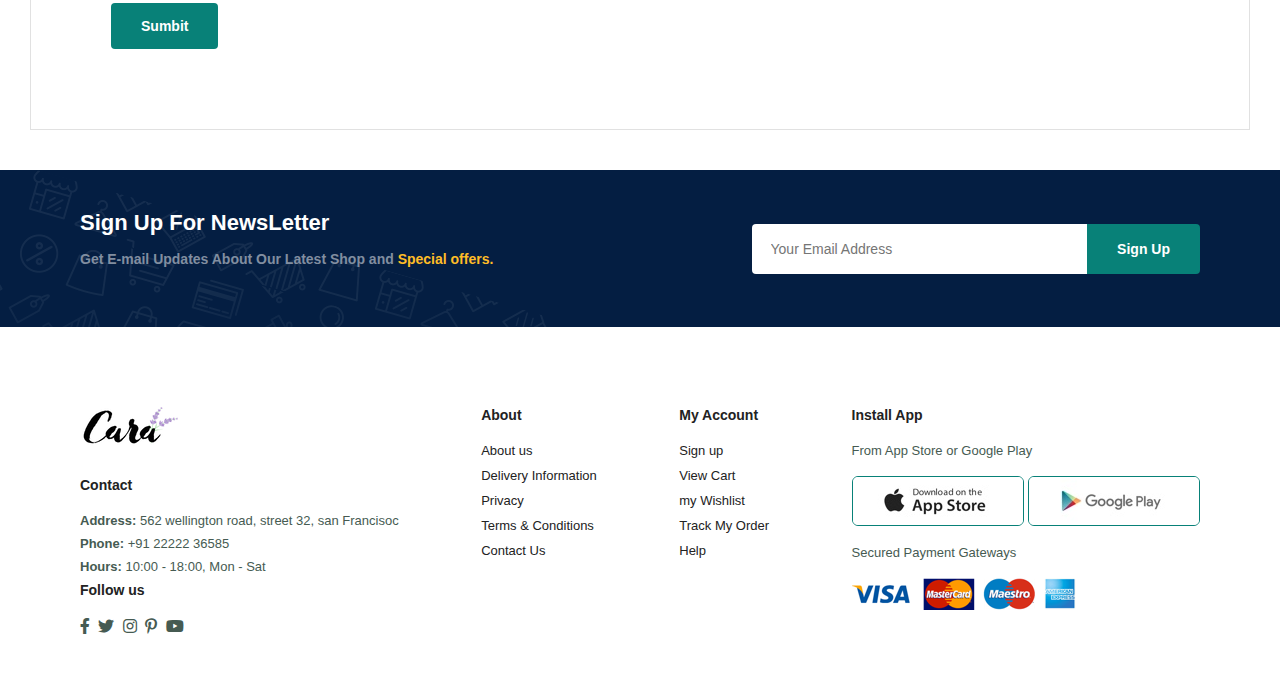
<file: E-commerce/contact.html>
<!DOCTYPE html>
<html lang="en">
<head>
    <meta charset="UTF-8">
    <meta name="viewport" content="width=device-width, initial-scale=1.0">
    <title>contact page</title>
    <link rel="stylesheet" href="https://pro.fontawesome.com/releases/v5.10.0/css/all.css" />
    <link rel="stylesheet" href="style.css">
</head>
<body>
    <section id="header">
        <a href="#"><img src="img/logo.png" class="logo" alt="logo"></a>
            <div>
                <ul id="navbar">
                    <li><a  href="index.html">Home</a></li>
                    <li><a href="shop.html" >Shop</a></li>
                    <li><a href="blog.html">Blog</a></li>
                    <li><a href="about.html" >About</a></li>
                    <li><a href="contact.html" class="active">Contact  </a></li>
                    <li><a href="cart.html" id="lg-bag"><i class="far fa-shopping-bag"></i></a></li>
                    <a href="#" id="close"><i class="far fa-times"></i></a>
                </ul>
            </div>
            <div id="mobile">
                <a href="cart.html"><i class="far fa-shopping-bag"></i></a>
                <i id="bar" class="fas fa-outdent"></i>
            </div>
    </section>
    <!--blog header -->
    <section id="ab-header" class="about-header">
        <h2>#Let's_Talk</h2>
        <p>LEAVE A MESSAGE. We love to hear from you!</p>
    </section>

  <!-- contact details -->
   <section id="contact-details" class="section-p1">
    <div class="details">
        <span>GET IN TOUCH</span>
        <h2>Visit One of Our Agency Locations or Contact us Today</h2>
        <h3>Head Office</h3>
        <div>
            <li>
                <i class="fal fa-map"></i>
                <p>88, UGF, Kunal Tower, The Mall Rd, Rakh Bagh, Koh - E - Fiza, Ludhiana, Punjab 141002</p>
            </li>
            <li>
                <i class="fal fa-envelope"></i>
                <p>contact@example.com</p>
            </li>
            <li>
                <i class="fal fa-phone-alt"></i>
                <p>contact@example.com</p>
            </li>
            <li>
                <i class="fal fa-clock"></i>
                <p>Monday to saturday: 9:00am to 16.00pm</p>
            </li>
        </div>
    </div>

    <div class="map">
        <iframe src="https://www.google.com/maps/embed?pb=!1m18!1m12!1m3!1d27386.247829023512!2d75.80243587431642!3d30.906769399999998!2m3!1f0!2f0!3f0!3m2!1i1024!2i768!4f13.1!3m3!1m2!1s0x391a83bca0da41bd%3A0x75f97fbfefe003b3!2sMonte%20Carlo%20showroom!5e0!3m2!1sen!2sin!4v1727426840685!5m2!1sen!2sin" width="600" height="450" style="border:0;" allowfullscreen="" loading="lazy" referrerpolicy="no-referrer-when-downgrade"></iframe>
    </div>
     </section>

     <!-- form details -->
     <section id="form-details">
        <form action="">
            <span>LEAVE A MESSAGE</span>
            <h2>We love To hear from you</h2>
            <input type="text" name="" id="" placeholder="Your Name">
            <input type="text" placeholder="E-mail">
            <input type="text" placeholder="Subject">
            <textarea name="" id="" cols="30" rows="10" placeholder="Your Message"></textarea>
            <button class="normal">Sumbit</button>
        </form>
            <div class="people">
                <div>
                    <img src="img/people/1.png" alt="">
                    <p><span>John Doe</span> Senior Marketing Manager <br> Phone: +91 78542-78542 <br>Email: contact@email.com </p>
                </div>

                <div>
                    <img src="img/people/2.png" alt="">
                    <p><span>William Smith</span> Senior Marketing Manager <br> Phone: +91 78542-78542 <br>Email: contact@email.com </p>
                </div>

                <div>
                    <img src="img/people/3.png" alt="">
                    <p><span>Emma Stone</span> Senior Marketing Manager <br> Phone: +91 78542-78542 <br>Email: contact@email.com </p>
                </div>

            </div>

     </section>

     <!-- newsletter  -->
     <section id="newsletter" class="section-p1 section-m1">
        <div class="newstext">
            <h4>Sign Up For NewsLetter</h4>
            <p>Get E-mail Updates About Our Latest Shop and <span>Special offers.</span></p>
        </div>
        <div class="form">
            <input type="email" placeholder="Your Email Address">
            <button class="normal">Sign Up</button>
        </div>
     </section>
 <!-- footer -->
  <footer class="section-p1">
    <div class="col">
        <img class="logo" src="img/logo.png" alt="">
        <h4>Contact</h4>
        <p><strong>Address: </strong> 562 wellington road, street 32, san Francisoc</p>
        <p><strong>Phone: </strong> +91 22222 36585</p>
        <p><strong>Hours: </strong> 10:00 - 18:00, Mon - Sat</p>
        <div class="follow">
            <h4>Follow us</h4>
            <div class="icon">
                <i class="fab fa-facebook-f"></i>
                <i class="fab fa-twitter"></i>
                <i class="fab fa-instagram"></i>
                <i class="fab fa-pinterest-p"></i>
                <i class="fab fa-youtube"></i>
            </div>
        </div>
    </div>

    <div class="col">
        <h4>About</h4>
        <a href="#">About us</a>
        <a href="#">Delivery Information</a>
        <a href="#">Privacy</a>
        <a href="#">Terms & Conditions</a>
        <a href="#">Contact Us</a>
    </div>
    <div class="col">
        <h4>My Account</h4>
        <a href="#">Sign up</a>
        <a href="#">View Cart</a>
        <a href="#">my Wishlist</a>
        <a href="#">Track My Order</a>
        <a href="#">Help</a>
    </div>

    <div class="col install">
        <h4>Install App</h4>
        <p>From App Store or Google Play</p>
        <div class="row">
            <img src="img/pay/app.jpg" alt="">
            <img src="img/pay/play.jpg" alt="">
        </div>
        <p>Secured Payment Gateways </p>
        <img src="img/pay/pay.png" alt="">
    </div>
    <!-- <div class="copyright">
        <p>This website made by Yogesh</p>
    </div> -->
  </footer>


<div id="ex"></div>

 <script src="script.js"></script>
    
</body>
</html>
</file>
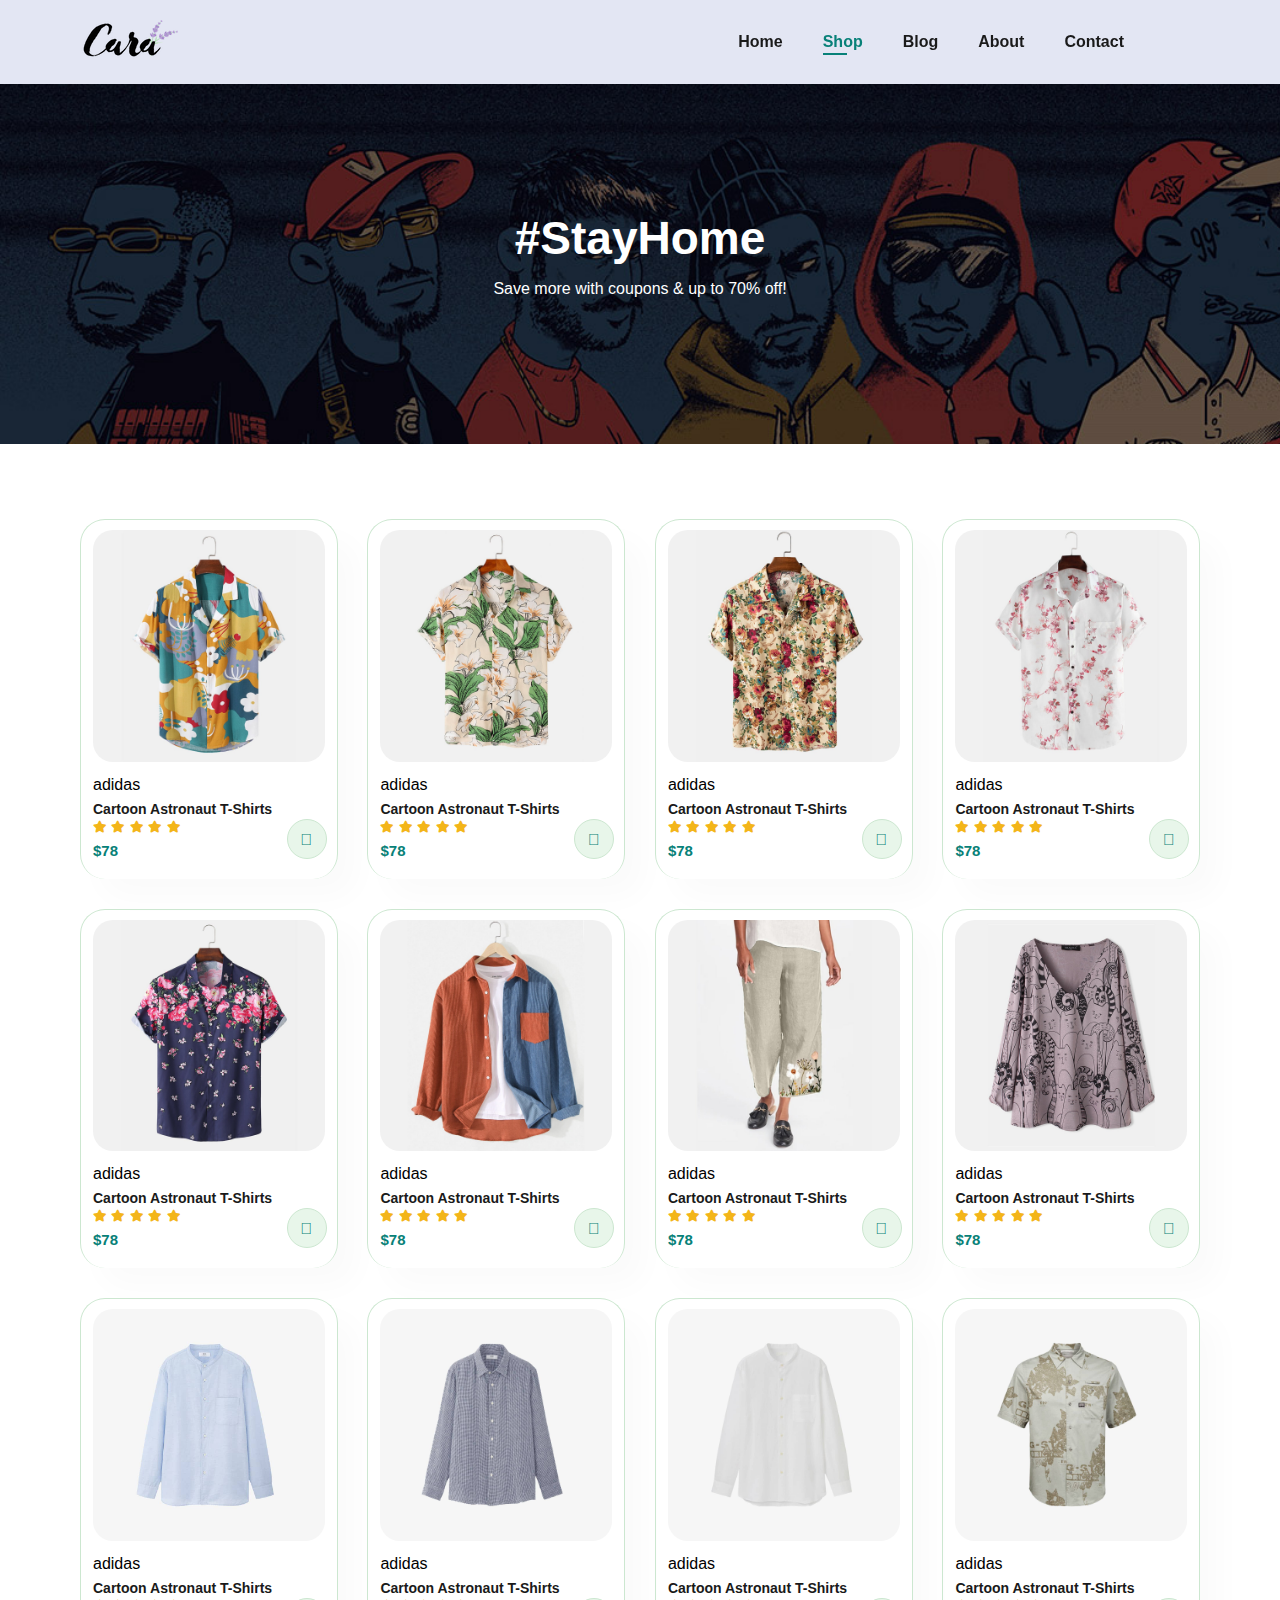
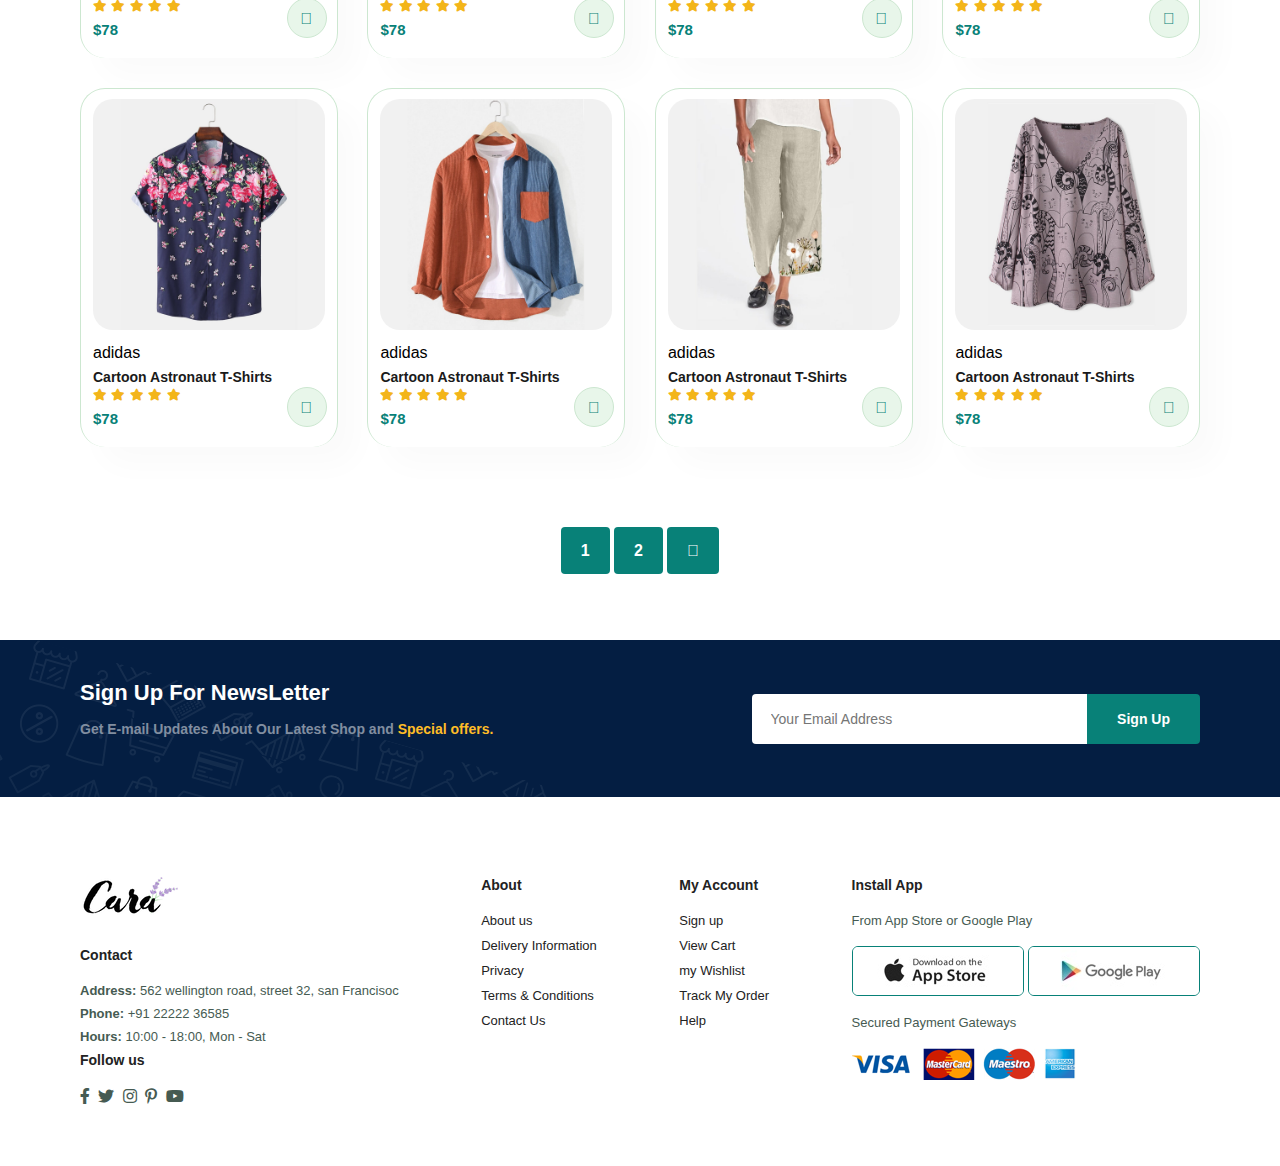
<file: E-commerce/shop.html>
<!DOCTYPE html>
<html lang="en">
<head>
    <meta charset="UTF-8">
    <meta name="viewport" content="width=device-width, initial-scale=1.0">
    <title>Shop page</title>
    <link rel="stylesheet" href="https://pro.fontawesome.com/releases/v5.10.0/css/all.css" />
    <link rel="stylesheet" href="style.css">
</head>
<body>
    <section id="header">
        <a href="#"><img src="img/logo.png" class="logo" alt="logo"></a>
            <div>
                <ul id="navbar">
                    <li><a  href="index.html">Home</a></li>
                    <li><a href="shop.html" class="active">Shop</a></li>
                    <li><a href="blog.html">Blog</a></li>
                    <li><a href="about.html">About</a></li>
                    <li><a href="contact.html">Contact  </a></li>
                    <li><a href="cart.html" id="lg-bag"><i class="far fa-shopping-bag"></i></a></li>
                    <a href="#" id="close"><i class="far fa-times"></i></a>
                </ul>
            </div>
            <div id="mobile">
                <a href="cart.html"><i class="far fa-shopping-bag"></i></a>
                <i id="bar" class="fas fa-outdent"></i>
            </div>
    </section>

    <!-- Hero section -->
<section id="page-header">
    <h2>#StayHome</h2>
    <p>Save more with coupons & up to 70% off!</p>
</section>

 <!-- products section -->
  <section id="product1" class="section-p1">
    
    <div class="pro-container">
        <div class="pro" onclick="window.location.href='sproduct.html';">
            <img src="img/products/f1.jpg" alt="">
            <div class="des">
                <span>adidas</span>
                <h5>Cartoon Astronaut T-Shirts</h5>
                <div class="star">
                    <i class="fas fa-star"></i>
                    <i class="fas fa-star"></i>
                    <i class="fas fa-star"></i>
                    <i class="fas fa-star"></i>
                    <i class="fas fa-star"></i>
                </div>
                <h4>$78</h4>
            </div>
            <!-- <a href="#" ><i class="fa-solid fa-cart-plus cart" ></i></a> -->
            <a href="#" ><i class="fal fa-shopping-cart cart" ></i></a>
            <!-- <a href="#" ><i class="fa-solid fa-bag-shopping cart"></i></a> -->
        </div>
        <div class="pro">
            <img src="img/products/f2.jpg" alt="">
            <div class="des">
                <span>adidas</span>
                <h5>Cartoon Astronaut T-Shirts</h5>
                <div class="star">
                    <i class="fas fa-star"></i>
                    <i class="fas fa-star"></i>
                    <i class="fas fa-star"></i>
                    <i class="fas fa-star"></i>
                    <i class="fas fa-star"></i>
                </div>
                <h4>$78</h4>
            </div>
            <!-- <a href="#" ><i class="fa-solid fa-cart-plus cart" ></i></a> -->
            <a href="#" ><i class="fal fa-shopping-cart cart" ></i></a>
            <!-- <a href="#" ><i class="fa-solid fa-bag-shopping cart"></i></a> -->
        </div>
        <div class="pro">
            <img src="img/products/f3.jpg" alt="">
            <div class="des">
                <span>adidas</span>
                <h5>Cartoon Astronaut T-Shirts</h5>
                <div class="star">
                    <i class="fas fa-star"></i>
                    <i class="fas fa-star"></i>
                    <i class="fas fa-star"></i>
                    <i class="fas fa-star"></i>
                    <i class="fas fa-star"></i>
                </div>
                <h4>$78</h4>
            </div>
            <!-- <a href="#" ><i class="fa-solid fa-cart-plus cart" ></i></a> -->
            <a href="#" ><i class="fal fa-shopping-cart cart" ></i></a>
            <!-- <a href="#" ><i class="fa-solid fa-bag-shopping cart"></i></a> -->
        </div>
        <div class="pro">
            <img src="img/products/f4.jpg" alt="">
            <div class="des">
                <span>adidas</span>
                <h5>Cartoon Astronaut T-Shirts</h5>
                <div class="star">
                    <i class="fas fa-star"></i>
                    <i class="fas fa-star"></i>
                    <i class="fas fa-star"></i>
                    <i class="fas fa-star"></i>
                    <i class="fas fa-star"></i>
                </div>
                <h4>$78</h4>
            </div>
            <!-- <a href="#" ><i class="fa-solid fa-cart-plus cart" ></i></a> -->
            <a href="#" ><i class="fal fa-shopping-cart cart" ></i></a>
            <!-- <a href="#" ><i class="fa-solid fa-bag-shopping cart"></i></a> -->
        </div>
        <div class="pro">
            <img src="img/products/f5.jpg" alt="">
            <div class="des">
                <span>adidas</span>
                <h5>Cartoon Astronaut T-Shirts</h5>
                <div class="star">
                    <i class="fas fa-star"></i>
                    <i class="fas fa-star"></i>
                    <i class="fas fa-star"></i>
                    <i class="fas fa-star"></i>
                    <i class="fas fa-star"></i>
                </div>
                <h4>$78</h4>
            </div>
            <!-- <a href="#" ><i class="fa-solid fa-cart-plus cart" ></i></a> -->
            <a href="#" ><i class="fal fa-shopping-cart cart" ></i></a>
            <!-- <a href="#" ><i class="fa-solid fa-bag-shopping cart"></i></a> -->
        </div>
        <div class="pro">
            <img src="img/products/f6.jpg" alt="">
            <div class="des">
                <span>adidas</span>
                <h5>Cartoon Astronaut T-Shirts</h5>
                <div class="star">
                    <i class="fas fa-star"></i>
                    <i class="fas fa-star"></i>
                    <i class="fas fa-star"></i>
                    <i class="fas fa-star"></i>
                    <i class="fas fa-star"></i>
                </div>
                <h4>$78</h4>
            </div>
            <!-- <a href="#" ><i class="fa-solid fa-cart-plus cart" ></i></a> -->
            <a href="#" ><i class="fal fa-shopping-cart cart" ></i></a>
            <!-- <a href="#" ><i class="fa-solid fa-bag-shopping cart"></i></a> -->
        </div>
        <div class="pro">
            <img src="img/products/f7.jpg" alt="">
            <div class="des">
                <span>adidas</span>
                <h5>Cartoon Astronaut T-Shirts</h5>
                <div class="star">
                    <i class="fas fa-star"></i>
                    <i class="fas fa-star"></i>
                    <i class="fas fa-star"></i>
                    <i class="fas fa-star"></i>
                    <i class="fas fa-star"></i>
                </div>
                <h4>$78</h4>
            </div>
            <!-- <a href="#" ><i class="fa-solid fa-cart-plus cart" ></i></a> -->
            <a href="#" ><i class="fal fa-shopping-cart cart" ></i></a>
            <!-- <a href="#" ><i class="fa-solid fa-bag-shopping cart"></i></a> -->
        </div>
        <div class="pro">
            <img src="img/products/f8.jpg" alt="">
            <div class="des">
                <span>adidas</span>
                <h5>Cartoon Astronaut T-Shirts</h5>
                <div class="star">
                    <i class="fas fa-star"></i>
                    <i class="fas fa-star"></i>
                    <i class="fas fa-star"></i>
                    <i class="fas fa-star"></i>
                    <i class="fas fa-star"></i>
                </div>
                <h4>$78</h4>
            </div>
            <!-- <a href="#" ><i class="fa-solid fa-cart-plus cart" ></i></a> -->
            <a href="#" ><i class="fal fa-shopping-cart cart" ></i></a>
            <!-- <a href="#" ><i class="fa-solid fa-bag-shopping cart"></i></a> -->
        </div>
   
        <div class="pro">
            <img src="img/products/n1.jpg" alt="">
            <div class="des">
                <span>adidas</span>
                <h5>Cartoon Astronaut T-Shirts</h5>
                <div class="star">
                    <i class="fas fa-star"></i>
                    <i class="fas fa-star"></i>
                    <i class="fas fa-star"></i>
                    <i class="fas fa-star"></i>
                    <i class="fas fa-star"></i>
                </div>
                <h4>$78</h4>
            </div>
            <!-- <a href="#" ><i class="fa-solid fa-cart-plus cart" ></i></a> -->
            <a href="#" ><i class="fal fa-shopping-cart cart" ></i></a>
            <!-- <a href="#" ><i class="fa-solid fa-bag-shopping cart"></i></a> -->
        </div>
        <div class="pro">
            <img src="img/products/n2.jpg" alt="">
            <div class="des">
                <span>adidas</span>
                <h5>Cartoon Astronaut T-Shirts</h5>
                <div class="star">
                    <i class="fas fa-star"></i>
                    <i class="fas fa-star"></i>
                    <i class="fas fa-star"></i>
                    <i class="fas fa-star"></i>
                    <i class="fas fa-star"></i>
                </div>
                <h4>$78</h4>
            </div>
            <!-- <a href="#" ><i class="fa-solid fa-cart-plus cart" ></i></a> -->
            <a href="#" ><i class="fal fa-shopping-cart cart" ></i></a>
            <!-- <a href="#" ><i class="fa-solid fa-bag-shopping cart"></i></a> -->
        </div>
        <div class="pro">
            <img src="img/products/n3.jpg" alt="">
            <div class="des">
                <span>adidas</span>
                <h5>Cartoon Astronaut T-Shirts</h5>
                <div class="star">
                    <i class="fas fa-star"></i>
                    <i class="fas fa-star"></i>
                    <i class="fas fa-star"></i>
                    <i class="fas fa-star"></i>
                    <i class="fas fa-star"></i>
                </div>
                <h4>$78</h4>
            </div>
            <!-- <a href="#" ><i class="fa-solid fa-cart-plus cart" ></i></a> -->
            <a href="#" ><i class="fal fa-shopping-cart cart" ></i></a>
            <!-- <a href="#" ><i class="fa-solid fa-bag-shopping cart"></i></a> -->
        </div>
        <div class="pro">
            <img src="img/products/n4.jpg" alt="">
            <div class="des">
                <span>adidas</span>
                <h5>Cartoon Astronaut T-Shirts</h5>
                <div class="star">
                    <i class="fas fa-star"></i>
                    <i class="fas fa-star"></i>
                    <i class="fas fa-star"></i>
                    <i class="fas fa-star"></i>
                    <i class="fas fa-star"></i>
                </div>
                <h4>$78</h4>
            </div>
            <!-- <a href="#" ><i class="fa-solid fa-cart-plus cart" ></i></a> -->
            <a href="#" ><i class="fal fa-shopping-cart cart" ></i></a>
            <!-- <a href="#" ><i class="fa-solid fa-bag-shopping cart"></i></a> -->
        </div>
        <div class="pro">
            <img src="img/products/f5.jpg" alt="">
            <div class="des">
                <span>adidas</span>
                <h5>Cartoon Astronaut T-Shirts</h5>
                <div class="star">
                    <i class="fas fa-star"></i>
                    <i class="fas fa-star"></i>
                    <i class="fas fa-star"></i>
                    <i class="fas fa-star"></i>
                    <i class="fas fa-star"></i>
                </div>
                <h4>$78</h4>
            </div>
            <!-- <a href="#" ><i class="fa-solid fa-cart-plus cart" ></i></a> -->
            <a href="#" ><i class="fal fa-shopping-cart cart" ></i></a>
            <!-- <a href="#" ><i class="fa-solid fa-bag-shopping cart"></i></a> -->
        </div>
        <div class="pro">
            <img src="img/products/f6.jpg" alt="">
            <div class="des">
                <span>adidas</span>
                <h5>Cartoon Astronaut T-Shirts</h5>
                <div class="star">
                    <i class="fas fa-star"></i>
                    <i class="fas fa-star"></i>
                    <i class="fas fa-star"></i>
                    <i class="fas fa-star"></i>
                    <i class="fas fa-star"></i>
                </div>
                <h4>$78</h4>
            </div>
            <!-- <a href="#" ><i class="fa-solid fa-cart-plus cart" ></i></a> -->
            <a href="#" ><i class="fal fa-shopping-cart cart" ></i></a>
            <!-- <a href="#" ><i class="fa-solid fa-bag-shopping cart"></i></a> -->
        </div>
        <div class="pro">
            <img src="img/products/f7.jpg" alt="">
            <div class="des">
                <span>adidas</span>
                <h5>Cartoon Astronaut T-Shirts</h5>
                <div class="star">
                    <i class="fas fa-star"></i>
                    <i class="fas fa-star"></i>
                    <i class="fas fa-star"></i>
                    <i class="fas fa-star"></i>
                    <i class="fas fa-star"></i>
                </div>
                <h4>$78</h4>
            </div>
            <!-- <a href="#" ><i class="fa-solid fa-cart-plus cart" ></i></a> -->
            <a href="#" ><i class="fal fa-shopping-cart cart" ></i></a>
            <!-- <a href="#" ><i class="fa-solid fa-bag-shopping cart"></i></a> -->
        </div>
        <div class="pro">
            <img src="img/products/f8.jpg" alt="">
            <div class="des">
                <span>adidas</span>
                <h5>Cartoon Astronaut T-Shirts</h5>
                <div class="star">
                    <i class="fas fa-star"></i>
                    <i class="fas fa-star"></i>
                    <i class="fas fa-star"></i>
                    <i class="fas fa-star"></i>
                    <i class="fas fa-star"></i>
                </div>
                <h4>$78</h4>
            </div>
            <!-- <a href="#" ><i class="fa-solid fa-cart-plus cart" ></i></a> -->
            <a href="#" ><i class="fal fa-shopping-cart cart" ></i></a>
            <!-- <a href="#" ><i class="fa-solid fa-bag-shopping cart"></i></a> -->
        </div>
    </div>
  </section>

<section id="pagination" class="section-p1">
    <a href="#">1</a>
    <a href="#">2</a>
    <a href="#"><i class="fal fa-long-arrow-alt-right"></i></a>
</section>

<!-- news Ltter  -->
 <section id="newsletter" class="section-p1 section-m1">
    <div class="newstext">
        <h4>Sign Up For NewsLetter</h4>
        <p>Get E-mail Updates About Our Latest Shop and <span>Special offers.</span></p>
    </div>
    <div class="form">
        <input type="email" placeholder="Your Email Address">
        <button class="normal">Sign Up</button>
    </div>
 </section>

 <!-- footer -->
  <footer class="section-p1">
    <div class="col">
        <img class="logo" src="img/logo.png" alt="">
        <h4>Contact</h4>
        <p><strong>Address: </strong> 562 wellington road, street 32, san Francisoc</p>
        <p><strong>Phone: </strong> +91 22222 36585</p>
        <p><strong>Hours: </strong> 10:00 - 18:00, Mon - Sat</p>
        <div class="follow">
            <h4>Follow us</h4>
            <div class="icon">
                <i class="fab fa-facebook-f"></i>
                <i class="fab fa-twitter"></i>
                <i class="fab fa-instagram"></i>
                <i class="fab fa-pinterest-p"></i>
                <i class="fab fa-youtube"></i>
            </div>
        </div>
    </div>

    <div class="col">
        <h4>About</h4>
        <a href="#">About us</a>
        <a href="#">Delivery Information</a>
        <a href="#">Privacy</a>
        <a href="#">Terms & Conditions</a>
        <a href="#">Contact Us</a>
    </div>
    <div class="col">
        <h4>My Account</h4>
        <a href="#">Sign up</a>
        <a href="#">View Cart</a>
        <a href="#">my Wishlist</a>
        <a href="#">Track My Order</a>
        <a href="#">Help</a>
    </div>

    <div class="col install">
        <h4>Install App</h4>
        <p>From App Store or Google Play</p>
        <div class="row">
            <img src="img/pay/app.jpg" alt="">
            <img src="img/pay/play.jpg" alt="">
        </div>
        <p>Secured Payment Gateways </p>
        <img src="img/pay/pay.png" alt="">
    </div>
    <!-- <div class="copyright">
        <p>This website made by Yogesh</p>
    </div> -->
  </footer>


<div id="ex"></div>

 <script src="script.js"></script>
    
</body>
</html>
</file>
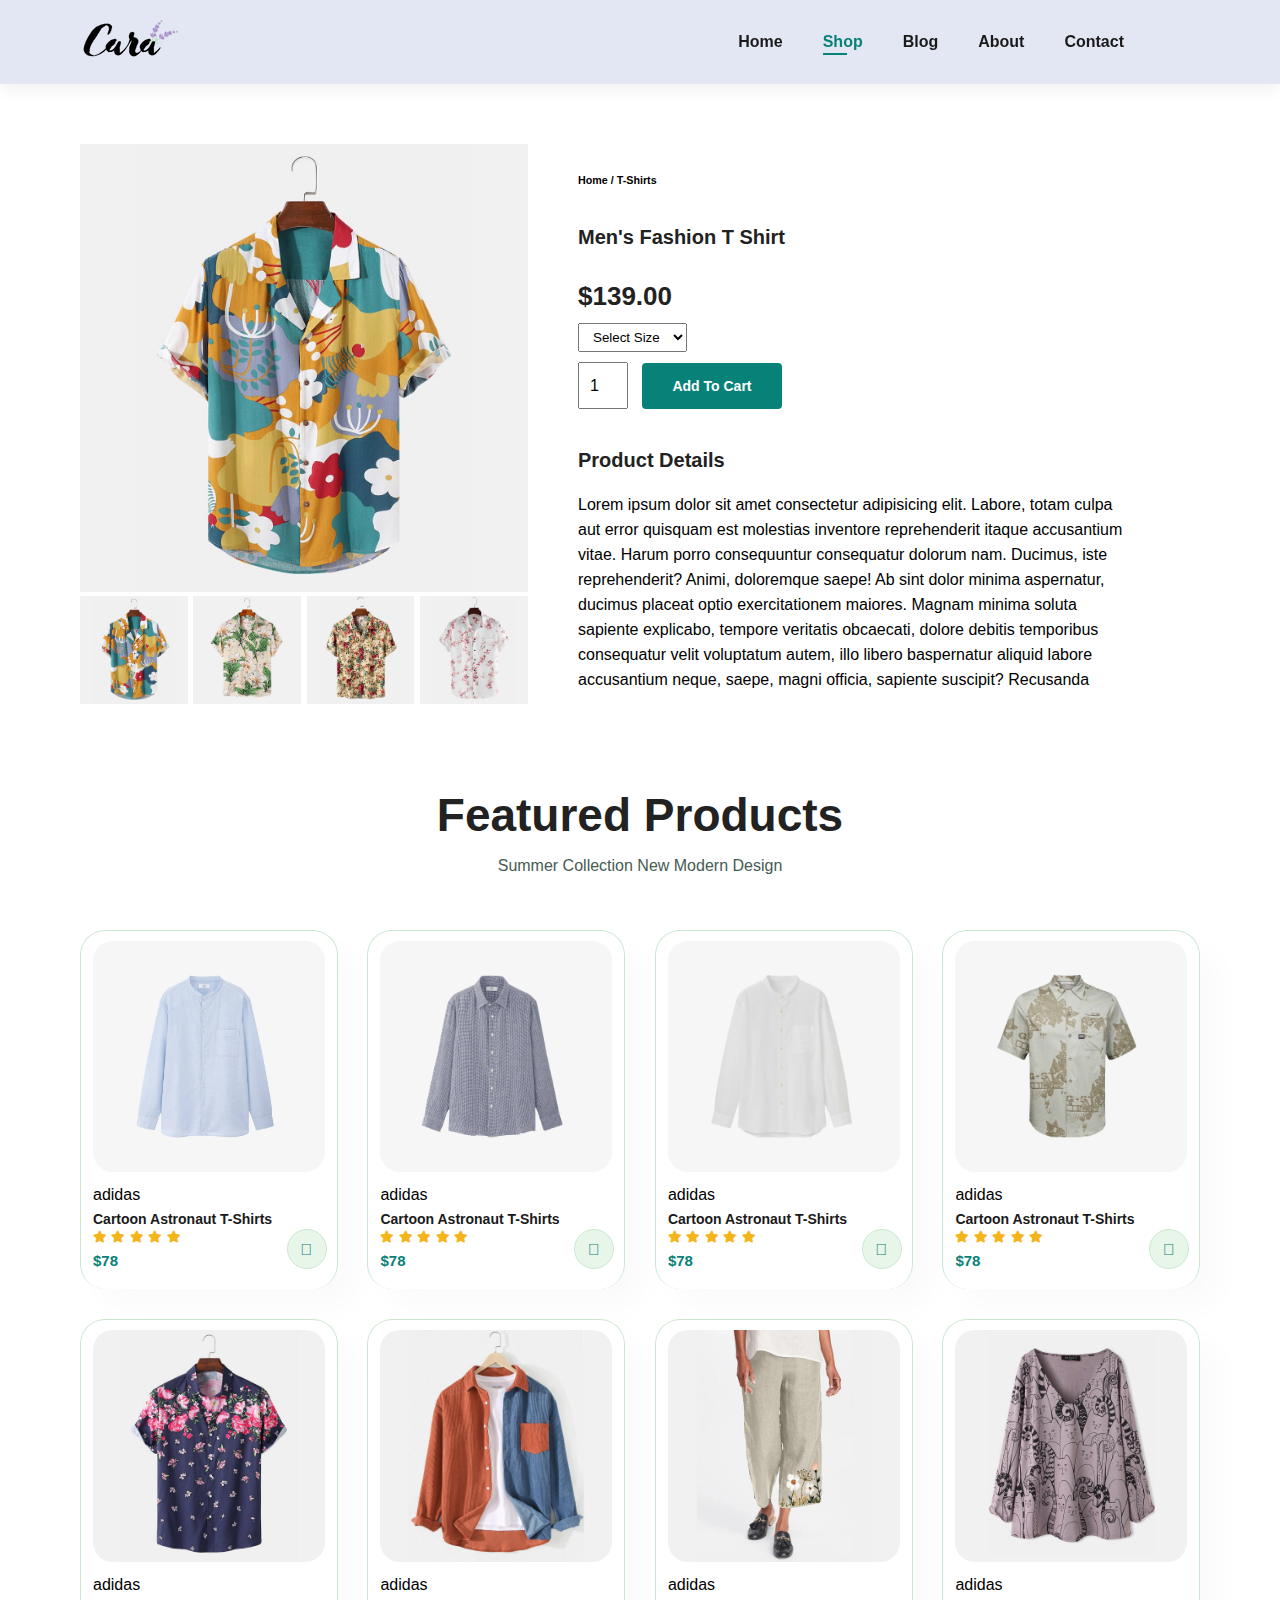
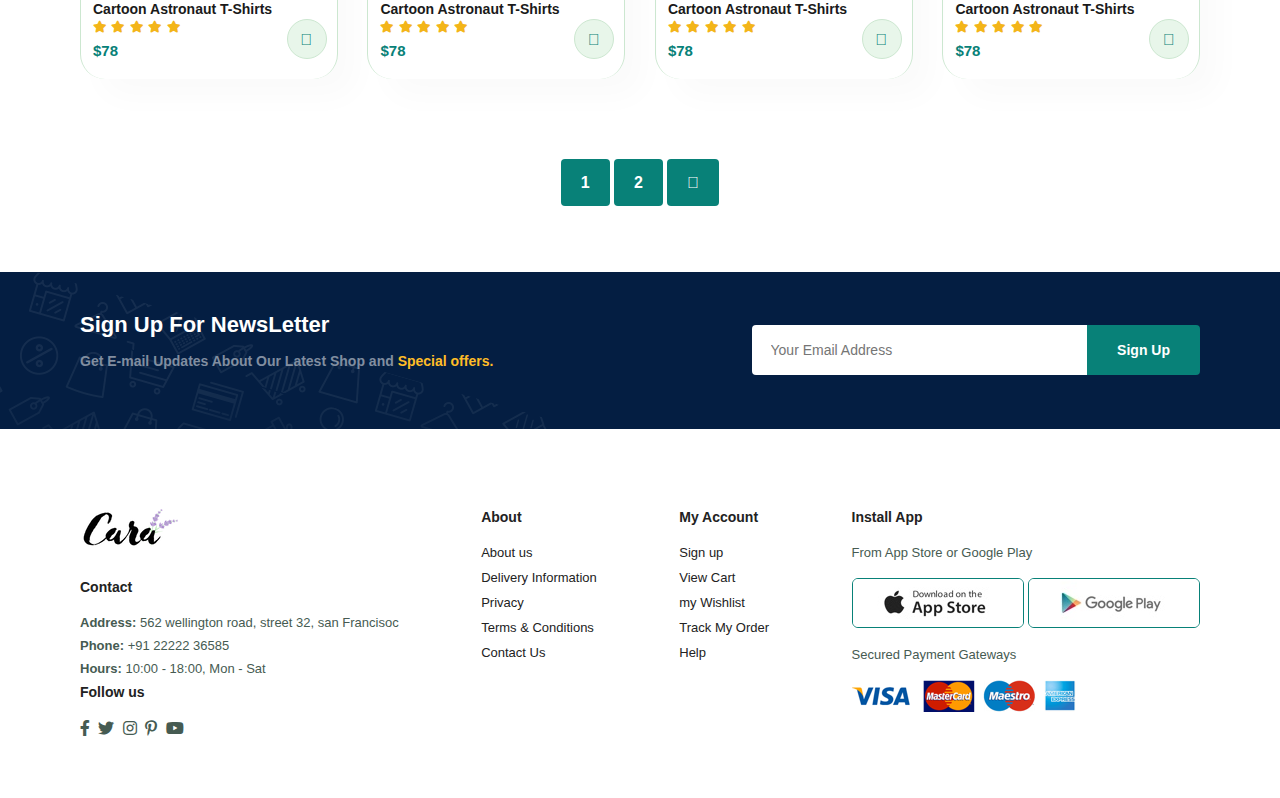
<file: E-commerce/sproduct.html>
<!DOCTYPE html>
<html lang="en">
<head>
    <meta charset="UTF-8">
    <meta name="viewport" content="width=device-width, initial-scale=1.0">
    <title>product page</title>
    <link rel="stylesheet" href="https://pro.fontawesome.com/releases/v5.10.0/css/all.css" />
    <link rel="stylesheet" href="style.css">
</head>
<body>
    <section id="header">
        <a href="#"><img src="img/logo.png" class="logo" alt="logo"></a>
            <div>
                <ul id="navbar">
                    <li><a  href="index.html">Home</a></li>
                    <li><a href="shop.html" class="active">Shop</a></li>
                    <li><a href="blog.html">Blog</a></li>
                    <li><a href="about.html">About</a></li>
                    <li><a href="contact.html">Contact  </a></li>
                    <li><a href="cart.html" id="lg-bag"><i class="far fa-shopping-bag"></i></a></li>
                    <a href="#" id="close"><i class="far fa-times"></i></a>
                </ul>
            </div>
            <div id="mobile">
                <a href="cart.html"><i class="far fa-shopping-bag"></i></a>
                <i id="bar" class="fas fa-outdent"></i>
            </div>
    </section>
<!-- product details -->
 <section id="prodetails" class="section-p1">
    <div class="single-pro-img">
        <img src="img/products/f1.jpg" alt="" width="100%" id="Mainimg" >

        <div class="small-img-group">
            <div class="small-img-col">
                <img src="img/products/f1.jpg" width="100%" class="small-img" alt="">
            </div>

            <div class="small-img-col">
                <img src="img/products/f2.jpg" width="100%" class="small-img" alt="">
            </div>

            <div class="small-img-col">
                <img src="img/products/f3.jpg" width="100%" class="small-img" alt="">
            </div>

            <div class="small-img-col">
                <img src="img/products/f4.jpg" width="100%" class="small-img" alt="">
            </div>
        </div>
    </div>

    <div class="single-pro-details">
        <h6>Home / T-Shirts</h6>
        <h4>Men's Fashion T Shirt</h4>
        <h2>$139.00</h2>
        <select name="" id="">
            <option value="">Select Size</option>
            <option value="">XXl</option>
            <option value="">Xl</option>
            <option value="">Large</option>
            <option value="">Medium</option>
            <option value="">Small</option>
        </select>
        <input type="number" value="1">
        <button class="normal">Add To Cart</button>
        <h4>Product Details</h4>
        <span>Lorem ipsum dolor sit amet consectetur adipisicing elit. Labore, totam culpa aut error quisquam est molestias inventore reprehenderit itaque accusantium vitae. Harum porro consequuntur consequatur dolorum nam. Ducimus, iste reprehenderit? Animi, doloremque saepe! Ab sint dolor minima aspernatur, ducimus placeat optio exercitationem maiores. Magnam minima soluta sapiente explicabo, tempore veritatis obcaecati, dolore debitis temporibus consequatur velit voluptatum autem, illo libero baspernatur aliquid labore accusantium neque, saepe, magni officia, sapiente suscipit? Recusanda</span>
    </div>
 </section>

 <!-- feature products -->
 <section id="product1" class="section-p1">
    <h2>Featured Products</h2>
    <p>Summer Collection New Modern Design</p>
    <div class="pro-container">
        <div class="pro">
            <img src="img/products/n1.jpg" alt="">
            <div class="des">
                <span>adidas</span>
                <h5>Cartoon Astronaut T-Shirts</h5>
                <div class="star">
                    <i class="fas fa-star"></i>
                    <i class="fas fa-star"></i>
                    <i class="fas fa-star"></i>
                    <i class="fas fa-star"></i>
                    <i class="fas fa-star"></i>
                </div>
                <h4>$78</h4>
            </div>
            <!-- <a href="#" ><i class="fa-solid fa-cart-plus cart" ></i></a> -->
            <a href="#" ><i class="fal fa-shopping-cart cart" ></i></a>
            <!-- <a href="#" ><i class="fa-solid fa-bag-shopping cart"></i></a> -->
        </div>
        <div class="pro">
            <img src="img/products/n2.jpg" alt="">
            <div class="des">
                <span>adidas</span>
                <h5>Cartoon Astronaut T-Shirts</h5>
                <div class="star">
                    <i class="fas fa-star"></i>
                    <i class="fas fa-star"></i>
                    <i class="fas fa-star"></i>
                    <i class="fas fa-star"></i>
                    <i class="fas fa-star"></i>
                </div>
                <h4>$78</h4>
            </div>
            <!-- <a href="#" ><i class="fa-solid fa-cart-plus cart" ></i></a> -->
            <a href="#" ><i class="fal fa-shopping-cart cart" ></i></a>
            <!-- <a href="#" ><i class="fa-solid fa-bag-shopping cart"></i></a> -->
        </div>
        <div class="pro">
            <img src="img/products/n3.jpg" alt="">
            <div class="des">
                <span>adidas</span>
                <h5>Cartoon Astronaut T-Shirts</h5>
                <div class="star">
                    <i class="fas fa-star"></i>
                    <i class="fas fa-star"></i>
                    <i class="fas fa-star"></i>
                    <i class="fas fa-star"></i>
                    <i class="fas fa-star"></i>
                </div>
                <h4>$78</h4>
            </div>
            <!-- <a href="#" ><i class="fa-solid fa-cart-plus cart" ></i></a> -->
            <a href="#" ><i class="fal fa-shopping-cart cart" ></i></a>
            <!-- <a href="#" ><i class="fa-solid fa-bag-shopping cart"></i></a> -->
        </div>
        <div class="pro">
            <img src="img/products/n4.jpg" alt="">
            <div class="des">
                <span>adidas</span>
                <h5>Cartoon Astronaut T-Shirts</h5>
                <div class="star">
                    <i class="fas fa-star"></i>
                    <i class="fas fa-star"></i>
                    <i class="fas fa-star"></i>
                    <i class="fas fa-star"></i>
                    <i class="fas fa-star"></i>
                </div>
                <h4>$78</h4>
            </div>
            <!-- <a href="#" ><i class="fa-solid fa-cart-plus cart" ></i></a> -->
            <a href="#" ><i class="fal fa-shopping-cart cart" ></i></a>
            <!-- <a href="#" ><i class="fa-solid fa-bag-shopping cart"></i></a> -->
        </div>
        <div class="pro">
            <img src="img/products/f5.jpg" alt="">
            <div class="des">
                <span>adidas</span>
                <h5>Cartoon Astronaut T-Shirts</h5>
                <div class="star">
                    <i class="fas fa-star"></i>
                    <i class="fas fa-star"></i>
                    <i class="fas fa-star"></i>
                    <i class="fas fa-star"></i>
                    <i class="fas fa-star"></i>
                </div>
                <h4>$78</h4>
            </div>
            <!-- <a href="#" ><i class="fa-solid fa-cart-plus cart" ></i></a> -->
            <a href="#" ><i class="fal fa-shopping-cart cart" ></i></a>
            <!-- <a href="#" ><i class="fa-solid fa-bag-shopping cart"></i></a> -->
        </div>
        <div class="pro">
            <img src="img/products/f6.jpg" alt="">
            <div class="des">
                <span>adidas</span>
                <h5>Cartoon Astronaut T-Shirts</h5>
                <div class="star">
                    <i class="fas fa-star"></i>
                    <i class="fas fa-star"></i>
                    <i class="fas fa-star"></i>
                    <i class="fas fa-star"></i>
                    <i class="fas fa-star"></i>
                </div>
                <h4>$78</h4>
            </div>
            <!-- <a href="#" ><i class="fa-solid fa-cart-plus cart" ></i></a> -->
            <a href="#" ><i class="fal fa-shopping-cart cart" ></i></a>
            <!-- <a href="#" ><i class="fa-solid fa-bag-shopping cart"></i></a> -->
        </div>
        <div class="pro">
            <img src="img/products/f7.jpg" alt="">
            <div class="des">
                <span>adidas</span>
                <h5>Cartoon Astronaut T-Shirts</h5>
                <div class="star">
                    <i class="fas fa-star"></i>
                    <i class="fas fa-star"></i>
                    <i class="fas fa-star"></i>
                    <i class="fas fa-star"></i>
                    <i class="fas fa-star"></i>
                </div>
                <h4>$78</h4>
            </div>
            <!-- <a href="#" ><i class="fa-solid fa-cart-plus cart" ></i></a> -->
            <a href="#" ><i class="fal fa-shopping-cart cart" ></i></a>
            <!-- <a href="#" ><i class="fa-solid fa-bag-shopping cart"></i></a> -->
        </div>
        <div class="pro">
            <img src="img/products/f8.jpg" alt="">
            <div class="des">
                <span>adidas</span>
                <h5>Cartoon Astronaut T-Shirts</h5>
                <div class="star">
                    <i class="fas fa-star"></i>
                    <i class="fas fa-star"></i>
                    <i class="fas fa-star"></i>
                    <i class="fas fa-star"></i>
                    <i class="fas fa-star"></i>
                </div>
                <h4>$78</h4>
            </div>
            <!-- <a href="#" ><i class="fa-solid fa-cart-plus cart" ></i></a> -->
            <a href="#" ><i class="fal fa-shopping-cart cart" ></i></a>
            <!-- <a href="#" ><i class="fa-solid fa-bag-shopping cart"></i></a> -->
        </div>
    </div>
  </section>

  <!-- pagination -->
  <section id="pagination" class="section-p1">
    <a href="#">1</a>
    <a href="#">2</a>
    <a href="#"><i class="fal fa-long-arrow-alt-right"></i></a>
</section>
<!-- news Ltter  -->
 <section id="newsletter" class="section-p1 section-m1">
    <div class="newstext">
        <h4>Sign Up For NewsLetter</h4>
        <p>Get E-mail Updates About Our Latest Shop and <span>Special offers.</span></p>
    </div>
    <div class="form">
        <input type="email" placeholder="Your Email Address">
        <button class="normal">Sign Up</button>
    </div>
 </section>

 <!-- footer -->
  <footer class="section-p1">
    <div class="col">
        <img class="logo" src="img/logo.png" alt="">
        <h4>Contact</h4>
        <p><strong>Address: </strong> 562 wellington road, street 32, san Francisoc</p>
        <p><strong>Phone: </strong> +91 22222 36585</p>
        <p><strong>Hours: </strong> 10:00 - 18:00, Mon - Sat</p>
        <div class="follow">
            <h4>Follow us</h4>
            <div class="icon">
                <i class="fab fa-facebook-f"></i>
                <i class="fab fa-twitter"></i>
                <i class="fab fa-instagram"></i>
                <i class="fab fa-pinterest-p"></i>
                <i class="fab fa-youtube"></i>
            </div>
        </div>
    </div>

    <div class="col">
        <h4>About</h4>
        <a href="#">About us</a>
        <a href="#">Delivery Information</a>
        <a href="#">Privacy</a>
        <a href="#">Terms & Conditions</a>
        <a href="#">Contact Us</a>
    </div>
    <div class="col">
        <h4>My Account</h4>
        <a href="#">Sign up</a>
        <a href="#">View Cart</a>
        <a href="#">my Wishlist</a>
        <a href="#">Track My Order</a>
        <a href="#">Help</a>
    </div>

    <div class="col install">
        <h4>Install App</h4>
        <p>From App Store or Google Play</p>
        <div class="row">
            <img src="img/pay/app.jpg" alt="">
            <img src="img/pay/play.jpg" alt="">
        </div>
        <p>Secured Payment Gateways </p>
        <img src="img/pay/pay.png" alt="">
    </div>
    <!-- <div class="copyright">
        <p>This website made by Yogesh</p>
    </div> -->
  </footer>


<div id="ex"></div>

 <script src="script.js"></script>
    
</body>
</html>
</file>
<file: E-commerce/style.css>
/* #ex {
    height: 100px
} */
@import url('https://fonts.googleapis.com/css2?family=League+Spartan:wght@100..900&display=swap');
*{
    margin: 0;
    padding: 0;
    box-sizing: border-box;
    font-family: 'Spartan', sans-serif;
}
h1{
    font-size: 50px;
    line-height: 64px;
    color: #222;
}
h2{
    font-size: 46px;
    line-height: 54px;
    color: #222;
}
h4{
    font-size:20px;
    color: #222;
}
p{
    font-size: 16px;
    color: #465b52;
    margin: 15px 0 20px 0;
}

.section-p1{
    padding: 40px 80px;
}
.section-m1{
    margin: 40px 0;
}
.normal{
    font-size: 14px;
    font-weight: 600;
    padding: 15px 30px;
    color: #000;
    background-color: #fff;
    border-radius: 4px;
    cursor: pointer;
    border: none;
    outline: none;
    transition: 0.2s;
}

body{
    width: 100%;
}

/* header start */
#header {
    display: flex;
    align-items: center;
    justify-content: space-between;
    padding: 20px 80px;
    background: #E3E6F3;
    box-shadow: 0 5px 15px rgba(0, 0, 0, 0.06);
    z-index: 999;
    position: sticky;
    top: 0;
    left: 0;
}
#navbar {
 display: flex;
 align-items: center;
 justify-content: center;   
}
#navbar li{
    list-style: none;
    padding: 0 20px;
    position: relative;
}
#navbar li a {
    text-decoration: none;
    font-size: 16px;
    font-weight: 600;
    color: #1a1a1a;
    transition: 0.3s ease;
}
#navbar li a:hover,
#navbar li a.active {
    color: #088178;
}
#navbar li a.active::after,
#navbar li a:hover::after{
    content: "";
    width: 30%;
    height: 2px;
    background: #088178;
    position: absolute;
    bottom: -4px;
    left: 20px;
}

#mobile {
    display: none;
    align-items: center;
}

/* Home page hero section start */
#hero{
    background-image: url("img/hero4.png");
    height: 90vh;
    width: 100%;
    background-size: cover;
    background-position: top 25% right 0;
    padding: 0 80px;
    display: flex;
    flex-direction: column;
    align-items: flex-start;
    justify-content: center;
}
#hero h4{
    padding-bottom: 15px;
}
#hero h1{
    color: #088178;
}
#hero button{
    background-image: url("img/button.png");
    background-color: transparent;
    color: #088178;
    border: 0;
    padding: 14px 80px 14px 65px;
    background-repeat: no-repeat;
    cursor: pointer;
    font-weight: 700;
    font-size: 15px;
}

/* feature section */
#feature {
    display: flex;
    align-items: center;
    justify-content: space-between;
    flex-wrap: wrap;
}
#feature .fe-box{
    width: 180px;
    text-align: center;
    padding: 25px 15px;
    box-shadow: 20px 20px 34px rgba(0, 0, 0, 0.03);
    border: 1px solid #cce7d0;
    border-radius: 4px;
    margin: 15px 0;
}
#feature .fe-box:hover {
    box-shadow: 10px 10px 54px rgba(70, 62, 221, 0.1);
}
#feature .fe-box img{
    width: 100%;
    margin-bottom: 10px;
}

#feature .fe-box h6{
    display: inline-block;
    padding: 9px 8px 6px 8px;
    line-height: 1;
    border-radius: 4px;
    color: #088178;
    background-color: #fddde4;
}
#feature .fe-box:nth-child(2) h6{
    background-color: #cdebbc;
}
#feature .fe-box:nth-child(3) h6{
    background-color: #d1e8f2;
}
#feature .fe-box:nth-child(4) h6{
    background-color: #cdd4f8;
}
#feature .fe-box:nth-child(5) h6{
    background-color: #f6dbf6;
}
#feature .fe-box:nth-child(6) h6{
    background-color: #fff2e5;
}

/* products section */
#product1{
    text-align: center;
}
#product1 .pro-container {
    display: flex;
    justify-content: space-between;
    padding-top: 20px;
    flex-wrap: wrap;
}

#product1 .pro{
    width: 23%;
    min-width: 250px;
    padding: 10px 12px;
    border-radius: 25px;
    margin-bottom: 20px;
    border: 1px solid #cce7d0;
    border-bottom: 25px;
    cursor: pointer;
    box-shadow: 20px 20px 30px rgba(0, 0, 0, 0.02);
    margin: 15px 0;
    transition: 0.2s ease;
    position: relative;
}
#product1 .pro:hover{
    box-shadow: 20px 20px 30px rgba(0, 0, 0, 0.06);
}

#product1 .pro img{
    width: 100%;
    border-radius: 20px;
}
#product1 .pro .des {
    text-align: start;
    padding: 10px 0;
}
#product1.pro.des span {
    color: #606063;
    font-size: 12px;
}
#product1 .pro .des h5{
 padding-top: 7px;
 color: #1a1a1a;
 font-size: 14px;
}
#product1 .pro .des i {
    font-size: 12px;
    color: rgb(243, 181, 25);
}
#product1 .pro .des h4{
    padding-top: 7px;
    font-size: 15px;
    font-weight: 700;
    color: #088178;
}


#product1 .pro .cart{
    width: 40px;
    height: 40px;
    line-height: 40px;
    border-radius: 50px;
    background-color: #e8f6ea;
    font-weight: 500;
    color: #088178;
    border: 1px solid #cce7d0;
    position: absolute;
    bottom: 20px;
    right: 10px;
}

/* Banner section */
#banner {
    display: flex;
    flex-direction: column;
    justify-content: center;
    align-items: center;
    text-align: center;
    background-image: url("img/banner/b2.jpg");
    width: 100%;
    height: 40vh;
    background-size: cover;
    background-position: center;
}
#banner h4 {
    color: #fff;
    font-size: 16px;
}
#banner h2 {
    color: #fff;
    font-size: 30px;
    padding: 10px 0;
}
#banner h2 span {
    color: #ef3636;
}
#banner button:hover {
    font-size: 20px;
    font-weight: 1200;
    padding: 15px 30px;
    color: #fff;
    background-color: #088178;
    border-radius: 40px;
    cursor: pointer;
    border: none;
    outline: none;
    /* transition: 0.2s; */
}

/* small banner */
#sm-banner {
    display: flex;
    justify-content: space-between;
    flex-wrap: wrap;
}
#sm-banner .banner-box {
    display: flex;
    flex-direction: column;
    justify-content: center;
    align-items: flex-start;
    /* text-align: center; */
    background-image: url("img/banner/b17.jpg");
    min-width: 850px;
    height: 45vh;
    background-size: cover;
    background-position: center;
    padding: 30px;
    margin-bottom: 20px;
}
#sm-banner .banner-box2 {
    background-image: url("img/banner/b10.jpg");
}

#sm-banner h4{
    color: #fff;
    font-size: 20px;
    font-weight: 300;
}
#sm-banner h2{
    color: #fff;
    font-size: 28px;
    font-weight: 800;
}
#sm-banner span{
    color: #fff;
    font-size: 14px;
    font-weight: 500;
    padding-bottom: 15px;
}
.white{
    font-size: 13px;
    font-weight: 600;
    padding: 11px 18px;
    color: #fff;
    background-color: transparent;
    cursor: pointer;
    border: 1px solid #fff;
    outline: none;
    transition: 0.2s;
}
#sm-banner .banner-box:hover button{
    background: #088178;
    border: 1px solid #088178;
}

/* smaal banner 2 */
#banner-3 {
    display: flex;
    justify-content: space-between;
    flex-wrap: wrap;
    padding: 0 80px;

}
#banner-3 .banner-box {
    display: flex;
    flex-direction: column;
    justify-content: center;
    align-items: flex-start;
    /* text-align: center; */
    background-image: url("img/banner/b7.jpg");
    min-width: 30%;
    height: 30vh;
    background-size: cover;
    background-position: center;
    padding: 20px;
    margin-bottom: 20px;
}
#banner-3 .banner-box4 {
    background-image: url("img/banner/b4.jpg");
}
#banner-3 .banner-box5 {
    background-image: url("img/banner/b18.jpg");
}
#banner-3 h2{
    color: #fff;
    font-weight: 900;
    font-size: 22px;
}
#banner-3 h3{
    color: #ec544e;
    font-weight: 800;
    font-size: 15px;
}

/* newsletter  */
#newsletter {
    display: flex;
    justify-content: space-between;
    flex-wrap: wrap;
    align-items: center;
    background-image: url("img/banner/b14.png");
    background-repeat: no-repeat;
    background-color: #041e42;
}
#newsletter h4{
    font-size: 22px;
    font-weight: 700;
    color: #fff;
}
#newsletter p {
    font-size: 14px;
    font-weight: 600;
    color: #818ea0;
}
#newsletter p span {
    color: #ffbd27;
}
#newsletter .form {
    display: flex;
    width: 40%;
}
#newsletter input {
    height: 3.125rem;
    padding: 0 1.25em;
    font-size: 14px;
    width: 100%;
    border: 1px solid transparent;
    border-radius: 4px;
    outline: none;
    border-top-right-radius:0 ;
    border-bottom-right-radius:0 ;
}
#newsletter button {
    background-color: #088178;
    color: #fff;
    white-space: nowrap;
    border-top-left-radius: 0;
    border-bottom-left-radius: 0;
}
/* 
footer */
footer {
    display: flex;
    flex-wrap: wrap;
    justify-content: space-between;
}

footer .col {
    display: flex;
    flex-direction: column;
    align-items: flex-start;
    margin-bottom: 20px;
}
footer .logo {
    margin-bottom: 30px;
}
footer h4 {
    font-size: 14px;
    padding-bottom: 20px;
}
footer p {
    font-size: 13px;
    margin: 0 0 8px 0;
}
footer a {
    font-size: 13px;
    text-decoration: none;
    color: #222;
    margin-bottom: 10px;
}
footer .folow {
    margin-top: 20px;
}
footer .follow i {
    color: #465b52;
    padding-right: 4px;
    cursor: pointer;
}
footer .install .row img {
    border: 1px solid #088178;
    border-radius: 6px;
}
footer .install img {
    margin: 10px 0 15px 0;
}
footer .follow i:hover,
footer a:hover {
    color: #088178;
}
footer .copyright {
    width: 100%;
    text-align: center;
}
#close {
    display: none;
}

/* Shop page */
/* page header */
#page-header {
    background-image: url("img/banner/b1.jpg");
    width: 100%;
    height: 40vh;
    background-size: cover;
    background-repeat: no-repeat;
    display: flex;
    justify-content: center;
    text-align: center;
    flex-direction: column;
    padding: 14px;
}
#page-header h2,
#page-header p {
    color: #fff;
}
#pagination {
    text-align: center;
}
#pagination a {
    text-decoration: none;
    background-color: #088178;
    padding: 15px 20px;
    border-radius: 4px;
    color: #fff;
    font-weight: 600;
}
#pagination a i{
    font-size: 16px;
    font-weight: 600;
}

/* single products */
#prodetails {
    display: flex;
    margin-top: 20px;
}
#prodetails .single-pro-img {
    width: 40%;
    margin-right: 50px;
}
.small-img-group {
    display: flex;
    justify-content: space-between;
}
.small-img-col {
    flex-basis: 24%;
    cursor: pointer;
}
#prodetails .single-pro-details {
    width: 50%;
    padding-top: 30px;
}
#prodetails .single-pro-details h4 {
    padding: 40px 0 20px 0;
}
#prodetails .single-pro-details h2 {
    font-size: 26px;
}
#prodetails .single-pro-details select {
    display: block;
    padding: 5px 10px;
    margin-bottom: 10px;
}
#prodetails .single-pro-details input {
    width: 50px;
    height: 47px;
    padding-left: 10px;
    font-size: 16px;
    margin-right: 10px;
}
#prodetails .single-pro-details input:focus {
    outline: none;
}
#prodetails .single-pro-details button {
    background: #088178;
    color: #fff;
}
#prodetails .single-pro-details span {
    line-height: 25px;
}

/* Blog page  */
#blog-header {
    background-image: url("img/banner/b19.jpg");
    width: 100%;
    height: 40vh;
    background-size: cover;
    background-repeat: no-repeat;
    display: flex;
    justify-content: center;
    text-align: center;
    flex-direction: column;
    padding: 14px;
}
#blog-header h2,
#blog-header p {
    color: #fff;
}

#blog {
    padding: 150px 150px 0 150px;
}
#blog .blog-box {
    display: flex;
    align-items: center;
    width: 100%;
    position: relative;
    padding-bottom: 90px;
}
#blog .blog-img {
    width: 50%;
    margin-right: 40px;
}
#blog img {
    width: 100%;
    height: 300px;
    object-fit: cover;
}

#blog .blog-details {
    width: 50%;
    /* margin-right: 40px; */
}
#blog .blog-details a {
    text-decoration: none;
    font-size: 20px;
    color: #000;
    font-weight: 700;
    position: relative;
    transition: 0.3s;
}
#blog .blog-details a::after {
    content: "";
    width: 50px;
    height: 1px;
    background-color: #000;
    position: absolute;
    top: 10px;
    right: -60px;
}
#blog .blog-details a:hover {
    color: #088178;
}
#blog .blog-details a:hover::after {
    background-color: #088178;
}

#blog .blog-box h1 {
    position: absolute;
    top: -40px;
    left: 0;
    font-size: 70px;
    font-weight: 700;
    color: #c9cbce;
    z-index: -9;
}

/* about page */
#ab-header {
    background-image: url("img/about/banner.png");
    width: 100%;
    height: 40vh;
    background-size: cover;
    background-repeat: no-repeat;
    display: flex;
    justify-content: center;
    text-align: center;
    flex-direction: column;
    padding: 14px;
}
#ab-header h2,
#ab-header p {
    color: #fff;
}

#about-head {
    display: flex;
    align-items: center;
}
#about-head img {
    width: 50%;
    height: auto;
}
#about-head div{
    padding-left: 40px;
}

#about-app {
    text-align: center;
}
#about-app .video {
    width: 70%;
    height: 100%;
    margin: 30px auto 0 auto;
}
#about-app .video video{
    width: 100%;
    height: 100%;
    border-radius: 20px;
}

/* conatct page */
#contact-details {
    display: flex;
    align-items: center;
    justify-content: space-between;
}
#contact-details .details {
    width: 40%;
}
#contact-details .details span {
    font-size: 12px;
}
#contact-details .details h2 {
    font-size: 26px;
    line-height: 35px;
    padding: 20px 0;
}
#contact-details .details h3 {
    font-size: 16px;
    padding-bottom: 15px;
}
#contact-details .details li {
    list-style: none;
    display: flex;
    padding: 10px 0;
}
#contact-details .details li i {
    font-size: 14px;
    padding-right: 22px;
}
#contact-details .details li p {
    margin: 0;
    font-size: 14px;
}

#contact-details .map {
    width: 55%;
    height: 500px;
}
#contact-details .map iframe {
    width: 100%;
    height: 100%;
}

/* form details */
#form-details {
    display: flex;
    justify-content: space-between;
    margin: 30px;
    padding: 80px;
    border: 1px solid #e1e1e1;
}
#form-details form {
    width: 65%;
    display: flex;
    flex-direction: column;
    align-items: flex-start;
}
#form-details form span {
    font-size: 12px;
}
#form-details form h2 {
    font-size: 26px;
    line-height: 35px;
    padding: 20px 0;
}
#form-details form input,
#form-details form textarea {
    width: 100%;
    padding: 12px 15px;
    outline: none;
    margin-bottom: 20px;
    border: 1px solid #e1e1e1;
}
#form-details form button {
    background-color: #088178;
    color: #fff;
}

#form-details .people div {
    padding-bottom: 25px;
    display: flex;
    align-items: flex-start;
}
#form-details .people div img {
    width: 65px;
    height: 65px;
    object-fit: cover;
    margin-right: 15px;
}

#form-details .people div p {
    margin: 0;
    font-size: 13px;
    line-height: 25px;
}
#form-details .people div p span {
    display: block;
    font-size: 16px;
    font-weight: 600;
    color: #000;
}
/* cart page */
#cart {
    overflow-x: auto;
}
#cart table{
    width: 100%;
    border-collapse: collapse;
    table-layout: fixed;
    white-space: nowrap;
}
#cart table img {
    width: 70px;
}
#cart table td:nth-child(1){
    width: 100px;
    text-align: center;
}
#cart table td:nth-child(2){
    width: 150px;
    text-align: center;
}
#cart table td:nth-child(3){
    width: 250px;
    text-align: center;
}
#cart table td:nth-child(4),
#cart table td:nth-child(5),
#cart table td:nth-child(6){
    width: 150px;
    text-align: center;
}
#cart table td:nth-child(5) input{
    width: 70px;
    padding: 10px 5px 10px 15px;
}

#cart table thead {
    border: 1px solid #e2e9e1;
    border-left: none;
    border-right: none;
}
#cart table thead td {
    font-weight: 700;
    text-transform: uppercase;
    font-size: 13px;
    padding: 18px 0;
}
#cart table tbody tr td {
    padding-top:15px ;
}
#cart table tbody td {
    font-size: 13px;
}
#cart-add {
    display: flex;
    flex-wrap: wrap;
    justify-content: space-between;
    
}
#coupon {
    width: 50%;
    margin-bottom: 30px;
}
#coupon h3,
#subtotal h3 {
    padding-bottom: 15px;
}
#coupon input {
    padding: 10px 20px;
    outline: none;
    width: 60%;
    margin-right: 10px;
    border: 1px solid #e2e9e1;
}
#coupon button ,
#subtotal button{
    background-color: #088178;
    color: #fff;
    padding: 12px 20px;
}
#subtotal {
    width: 50%;
    margin-bottom: 30px;
    border: 1px solid #e2e9e1;
    padding: 30px;
}
#subtotal table {
    border-collapse: collapse;
    width: 100%;
    margin-bottom: 20px;
}
#subtotal table td {
    width: 50%;
    border: 1px solid #e2e9e1;
    padding: 10px;
    font-size: 13px;
}


/* meadi query */
@media(max-width:799px){
    .section-p1{
        padding: 40px 40px;
    }
    #navbar {
        display: flex;
        flex-direction: column;
        align-items: flex-start;
        justify-content: flex-start;
        position: fixed;
        top: 0;
        right: -300px;
        height: 100vh;
        width: 300px;
        background-color: #E3E6F3;
        box-shadow: 0 40px 60px rgba(0, 0, 0, 0.1);
        padding: 80px 0 0 10px;
        transition: 0.3s;
    }
    #navbar.active {
        right: 0px;
    }
    #navbar li {
        margin-bottom: 25px;
    }
    #mobile{
        display: flex;
        align-items: center;
    }
    #mobile i {
        color: #1a1a1a;
        font-size: 24px;
        padding-left: 20px;
    }
    #close {
        display: initial;
        position: absolute;
        top: 30px;
        left: 30px;
        color: #222;
        font-size: 24px;
    }
    #lg-bag{
        display: none;
    }
    #hero {
        height: 70vh;
        padding: 0 80px;
        background-position: top 30% right 30%;
    }
    #feature {
        justify-content: center;
    }
    #feature .fe-box{
        margin: 15px 15px;
    }
    #product1 .pro-container {
        justify-content: center;
    }
    #product1 .pro {
        margin: 15px;
    }
    #banner {
        height: 20vh;
    }
    #sm-banner .banner-box {
        min-width: 100%;
        height: 30vh;
    }
    #banner-3 {
        padding:0 40px;
    }
    #banner-3 .banner-box {
        width: 28%;
    }
    #newsletter .form {
        width: 70%;
    }
    /* contact us pag */
    #form-details {
        padding: 40px;
    }
    #form-details form {
        width: 50%;
    }
}
    
    @media(max-width : 477px) {
        .section-p1 {
            padding: 10px 30px;
        }
        #header{
            padding: 10px 30px;
        }
        h1{
            font-size: 38px;
        }
        h2{
            padding:0px;
        }
        #hero{
            padding: 0 20px;
            background-position: 55%;
        }
        #feature {
            justify-content: space-between;
        }
        #feature .fe-box {
            width: 155px;
            margin: 0 0 15px 0;
        }
        #product1 .pro {
            width: 100%;
        }
        #banner {
            height: 40vh;
        }
        #sm-banner .banner-box {
            height: 40vh;
        }
        #sm-banner .banner-box2 {
            margin-top: 20px;
        }
        #banner-3 {
            padding: 0 20px;
        }
        #banner-3 .banner-box {
            width: 100%;
        }#newsletter {
            padding: 40px 20px;
        }
        #newsletter .form {
            width: 100%;
        }

        /* sproduct */
        #prodetails {
            display: flex;
            flex-direction: column;
        }
        #prodetails .single-pro-img {
            width: 100%;
            margin-right: 0px;
        }
        #prodetails .single-pro-details {
            width: 100%;
        }
        /* blog page */
        #blog {
            padding: 100px 20px 0 20px;
        }
        #blog .blog-box {
            display: flex;
            flex-direction: column;
            align-items: flex-start;
        }
        #blog .blog-img {
            width: 100%;
            margin-right: 0;
            margin-bottom: 30px;
        }
        #blog .blog-details {
            width: 100%;
        }
            /* about page */
            #about-head {
                flex-direction: column;
            }
            #about-head img{
                width: 100%;
                margin-bottom: 20px;
            }
            #about-head div {
                padding-left: 0px;
            }
            #about-app .video {
                width: 100%;
            }
            /* contact page */
            #contact-details {
             flex-direction: column;
            }
            #contact-details .details {
                width: 100%;
                margin-bottom: 30px;
            }
            #contact-details .map {
                width: 100%;
                /* height: 400px; */
            }
            #form-details {
                margin: 10px;
                padding: 30px 10px;
                flex-wrap: wrap;
            }
            #form-details form {
                width: 100%;
                margin-bottom: 30px;
            }

            /* cart page */
            #cart-add {
                flex-direction: column;
            }
            #coupon {
                width: 100%;
            }
            #subtotal {
                width: 100%;
                padding: 20px;
            }
    }
</file>
